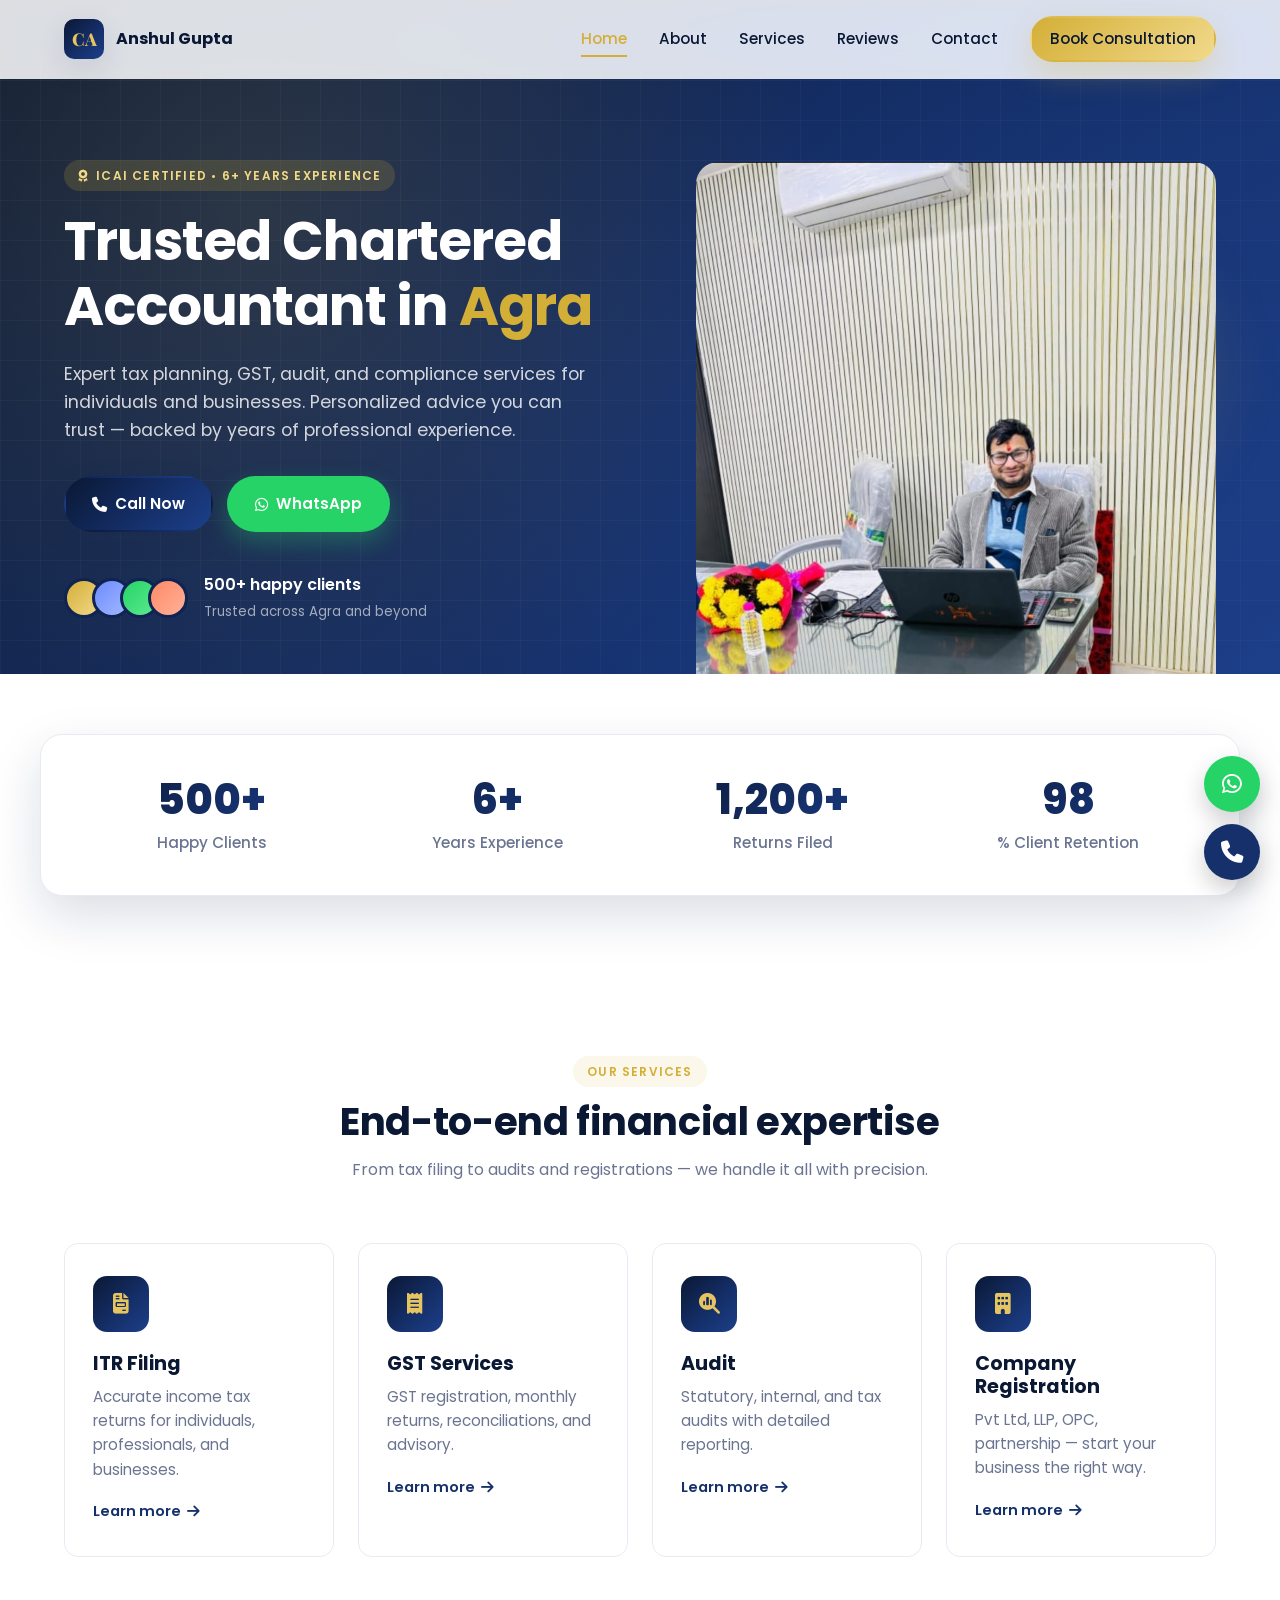
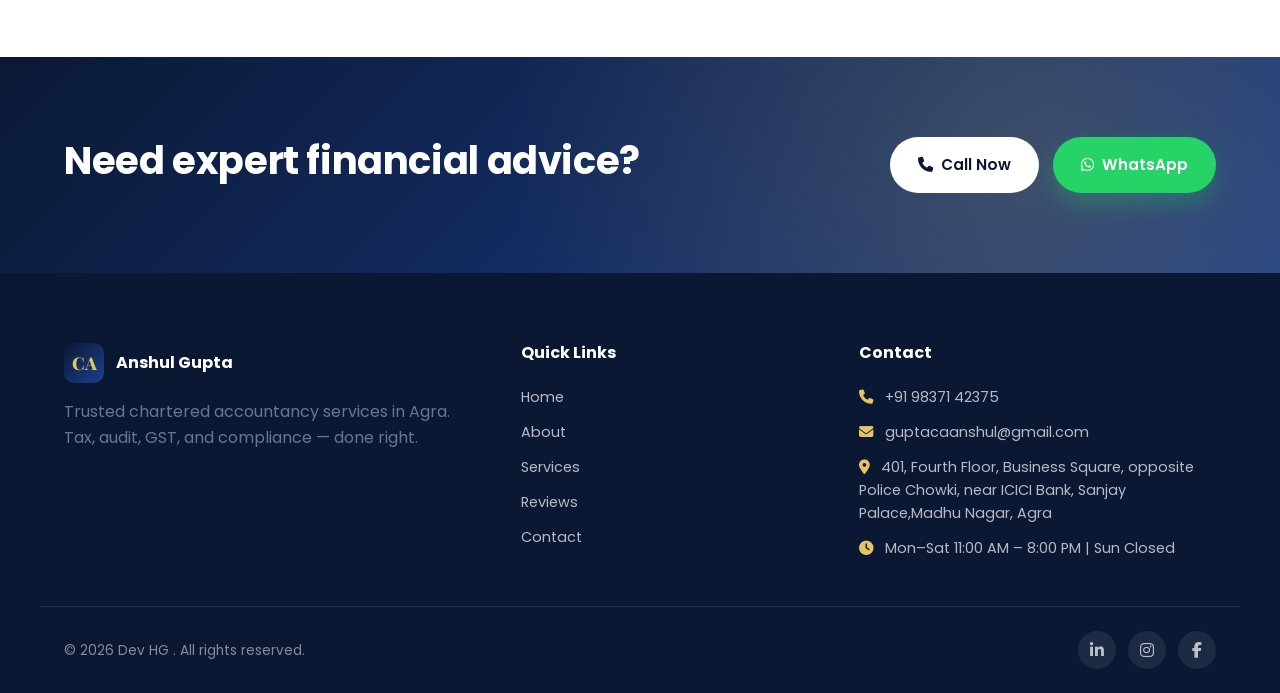
<file: index.html>
<!DOCTYPE html>
<html lang="en">

<head>
  <meta charset="UTF-8" />
  <meta name="viewport" content="width=device-width, initial-scale=1.0" />
  <title>CA Anshul Gupta — Trusted Chartered Accountant in AGRA </title>
  <meta name="description"
    content="Trusted Chartered Accountant in Agra . ITR Filing, GST, Audit, and Company Registration services. Book a consultation today." />
  <link rel="preconnect" href="https://fonts.googleapis.com" />
  <link rel="preconnect" href="https://fonts.gstatic.com" crossorigin />
  <link
    href="https://fonts.googleapis.com/css2?family=Poppins:wght@300;400;500;600;700;800&family=Playfair+Display:wght@600;700&display=swap"
    rel="stylesheet" />
  <link rel="stylesheet" href="https://cdnjs.cloudflare.com/ajax/libs/font-awesome/6.5.1/css/all.min.css" />
  <link rel="stylesheet" href="https://unpkg.com/aos@2.3.4/dist/aos.css" />
  <link rel="stylesheet" href="css/styles.css" />
</head>

<body>
  <!-- Navbar -->
  <header class="navbar" id="navbar">
    <div class="container nav-inner">
      <a href="#home" class="brand">
        <span class="brand-mark">CA</span>
        <span class="brand-text">Anshul Gupta</span>
      </a>
      <nav class="nav-links" id="navLinks">
        <a href="index.html" class="active">Home</a>
        <a href="about.html">About</a>
        <a href="services.html">Services</a>
        <a href="reviews.html">Reviews</a>
        <a href="contact.html">Contact</a>
        <a href="contact.html" class="btn btn-gold btn-sm">Book Consultation</a>
      </nav>
      <button class="hamburger" id="hamburger" aria-label="Menu">
        <span></span><span></span><span></span>
      </button>
    </div>
  </header>

  <!-- Hero -->
  <section class="hero" id="home">
    <div class="hero-bg"></div>
    <div class="container hero-inner">
      <div class="hero-content" data-aos="fade-right">
        <span class="eyebrow"><i class="fa-solid fa-award"></i> ICAI Certified • 6+ Years Experience</span>
        <h1>Trusted Chartered Accountant in <span class="gold">Agra</span></h1>
        <p class="lead">
          Expert tax planning, GST, audit, and compliance services for individuals and businesses.
          Personalized advice you can trust — backed by years of professional experience.
        </p>
        <div class="hero-cta">
          <a href="tel:+919837142375" class="btn btn-primary">
            <i class="fa-solid fa-phone"></i> Call Now
          </a>
          <a href="https://wa.me/919837142375" target="_blank" rel="noopener" class="btn btn-whatsapp">
            <i class="fa-brands fa-whatsapp"></i> WhatsApp
          </a>
        </div>
        <div class="hero-trust">
          <div class="avatars">
            <span></span><span></span><span></span><span></span>
          </div>
          <div>
            <strong>500+ happy clients</strong>
            <small>Trusted across Agra and beyond</small>
          </div>
        </div>
      </div>

      <div class="hero-card" data-aos="fade-left" data-aos-delay="150">
        <img src=".\images\indexphoto.jpeg" alt="Hero Features"
          style="width: 100%; height: auto; position: relative; z-index: 2; border-radius: var(--radius-lg);">
        <div class="hero-orb"></div>
      </div>
    </div>
  </section>

  <!-- Stats -->
  <section class="stats">
    <div class="container stats-grid">
      <div class="stat" data-aos="fade-up">
        <h3 data-count="500">0</h3>
        <p>Happy Clients</p>
      </div>
      <div class="stat" data-aos="fade-up" data-aos-delay="100">
        <h3 data-count="6">0</h3>
        <p>Years Experience</p>
      </div>
      <div class="stat" data-aos="fade-up" data-aos-delay="200">
        <h3 data-count="1200">0</h3>
        <p>Returns Filed</p>
      </div>
      <div class="stat" data-aos="fade-up" data-aos-delay="300">
        <h3 data-count="98">0</h3>
        <p>% Client Retention</p>
      </div>
    </div>
  </section>

  <!-- Services preview -->
  <section class="section">
    <div class="container">
      <div class="section-head" data-aos="fade-up">
        <span class="eyebrow gold-text">Our Services</span>
        <h2>End-to-end financial expertise</h2>
        <p>From tax filing to audits and registrations — we handle it all with precision.</p>
      </div>
      <div class="services-grid">
        <article class="service-card" data-aos="fade-up">
          <div class="icon-wrap"><i class="fa-solid fa-file-invoice"></i></div>
          <h3>ITR Filing</h3>
          <p>Accurate income tax returns for individuals, professionals, and businesses.</p>
          <a href="services.html" class="link-arrow">Learn more <i class="fa-solid fa-arrow-right"></i></a>
        </article>
        <article class="service-card" data-aos="fade-up" data-aos-delay="100">
          <div class="icon-wrap"><i class="fa-solid fa-receipt"></i></div>
          <h3>GST Services</h3>
          <p>GST registration, monthly returns, reconciliations, and advisory.</p>
          <a href="services.html" class="link-arrow">Learn more <i class="fa-solid fa-arrow-right"></i></a>
        </article>
        <article class="service-card" data-aos="fade-up" data-aos-delay="200">
          <div class="icon-wrap"><i class="fa-solid fa-magnifying-glass-chart"></i></div>
          <h3>Audit</h3>
          <p>Statutory, internal, and tax audits with detailed reporting.</p>
          <a href="services.html" class="link-arrow">Learn more <i class="fa-solid fa-arrow-right"></i></a>
        </article>
        <article class="service-card" data-aos="fade-up" data-aos-delay="300">
          <div class="icon-wrap"><i class="fa-solid fa-building"></i></div>
          <h3>Company Registration</h3>
          <p>Pvt Ltd, LLP, OPC, partnership — start your business the right way.</p>
          <a href="services.html" class="link-arrow">Learn more <i class="fa-solid fa-arrow-right"></i></a>
        </article>
      </div>
    </div>
  </section>

  <!-- CTA -->
  <section class="cta-band">
    <div class="container cta-inner" data-aos="zoom-in">
      <div>
        <h2>Need expert financial advice?</h2>

      </div>
      <div class="cta-actions">
        <a href="tel:+919837142375" class="btn btn-light"><i class="fa-solid fa-phone"></i> Call Now</a>
        <a href="https://wa.me/919837142375" target="_blank" rel="noopener" class="btn btn-whatsapp"><i
            class="fa-brands fa-whatsapp"></i> WhatsApp</a>
      </div>
    </div>
  </section>

  <!-- Footer -->
  <footer class="footer">
    <div class="container footer-grid">
      <div>
        <a href="#home" class="brand">
          <span class="brand-mark">CA</span>
          <span class="brand-text">Anshul Gupta</span>
        </a>
        <p class="muted">Trusted chartered accountancy services in Agra. Tax, audit, GST, and compliance — done right.
        </p>
      </div>
      <div>
        <h4>Quick Links</h4>
        <ul>
          <li><a href="index.html">Home</a></li>
          <li><a href="about.html">About</a></li>
          <li><a href="services.html">Services</a></li>
          <li><a href="reviews.html">Reviews</a></li>
          <li><a href="contact.html">Contact</a></li>
        </ul>
      </div>
      <div>
        <h4>Contact</h4>
        <ul>
          <li><a href="tel:+919837142375"><i class="fa-solid fa-phone"></i> +91 98371 42375</a></li>
          <li><a href="mailto:guptacaanshul@gmail.com"><i class="fa-solid fa-envelope"></i> guptacaanshul@gmail.com</a>
          </li>
          <li><i class="fa-solid fa-location-dot"></i>401, Fourth Floor, Business Square, opposite Police Chowki, near
            ICICI Bank, Sanjay Palace,Madhu Nagar, Agra</li>
          <li><i class="fa-solid fa-clock"></i> Mon–Sat 11:00 AM – 8:00 PM | Sun Closed</li>
        </ul>
        </ul>
      </div>
    </div>
    <div class="container foot-bottom">
      <small>© <span id="year"></span> Dev HG . All rights reserved.</small>
      <div class="socials">
        <a href="https://www.linkedin.com/in/guptacaanshul/" target="_blank" rel="noopener" aria-label="LinkedIn"><i class="fa-brands fa-linkedin-in"></i></a>
        <a href="#" aria-label="Instagram"><i class="fa-brands fa-instagram"></i></a>
        <a href="#" aria-label="Facebook"><i class="fa-brands fa-facebook-f"></i></a>
      </div>
    </div>
  </footer>

  <!-- Floating buttons -->
  <a href="https://wa.me/919837142375" target="_blank" rel="noopener" class="float-btn float-wa" aria-label="WhatsApp">
    <i class="fa-brands fa-whatsapp"></i>
  </a>
  <a href="tel:+919837142375" class="float-btn float-call" aria-label="Call">
    <i class="fa-solid fa-phone"></i>
  </a>

  <script src="https://unpkg.com/aos@2.3.4/dist/aos.js"></script>
  <script src="js/main.js"></script>
</body>

</html>
</file>
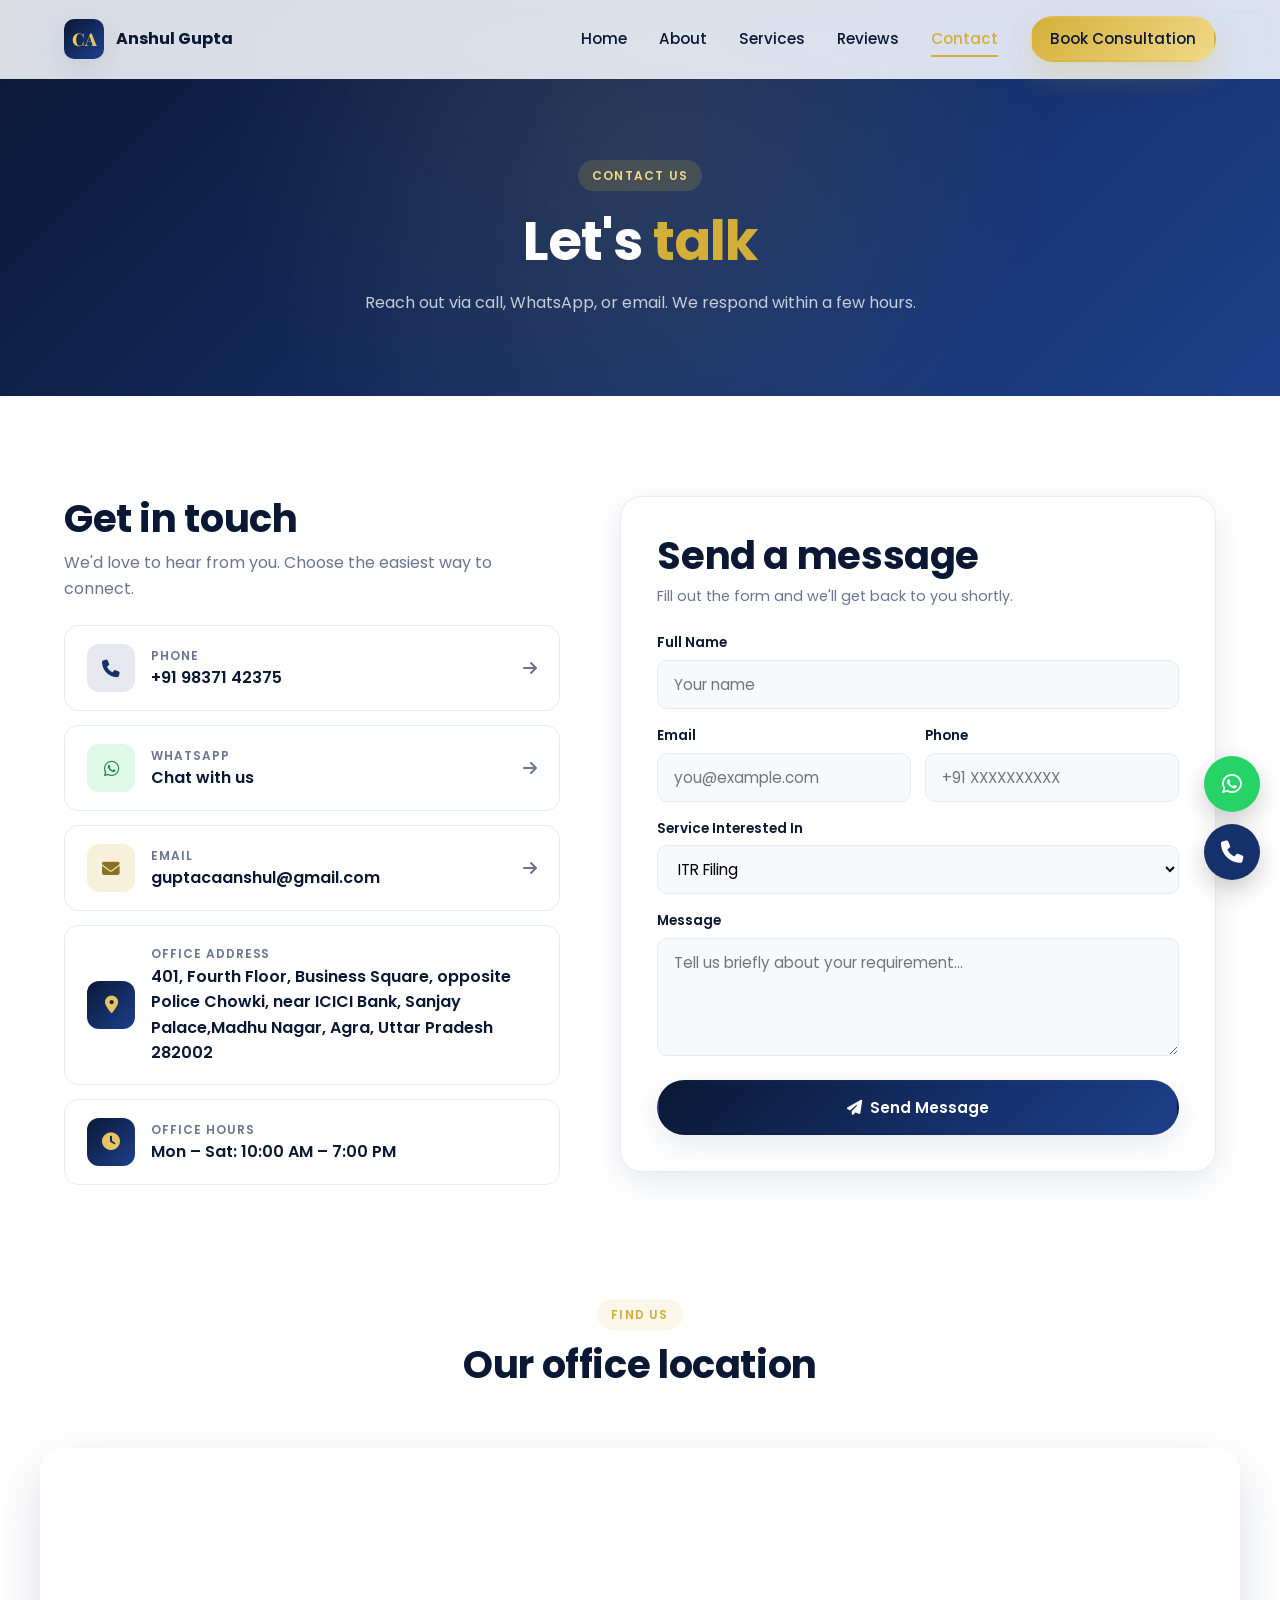
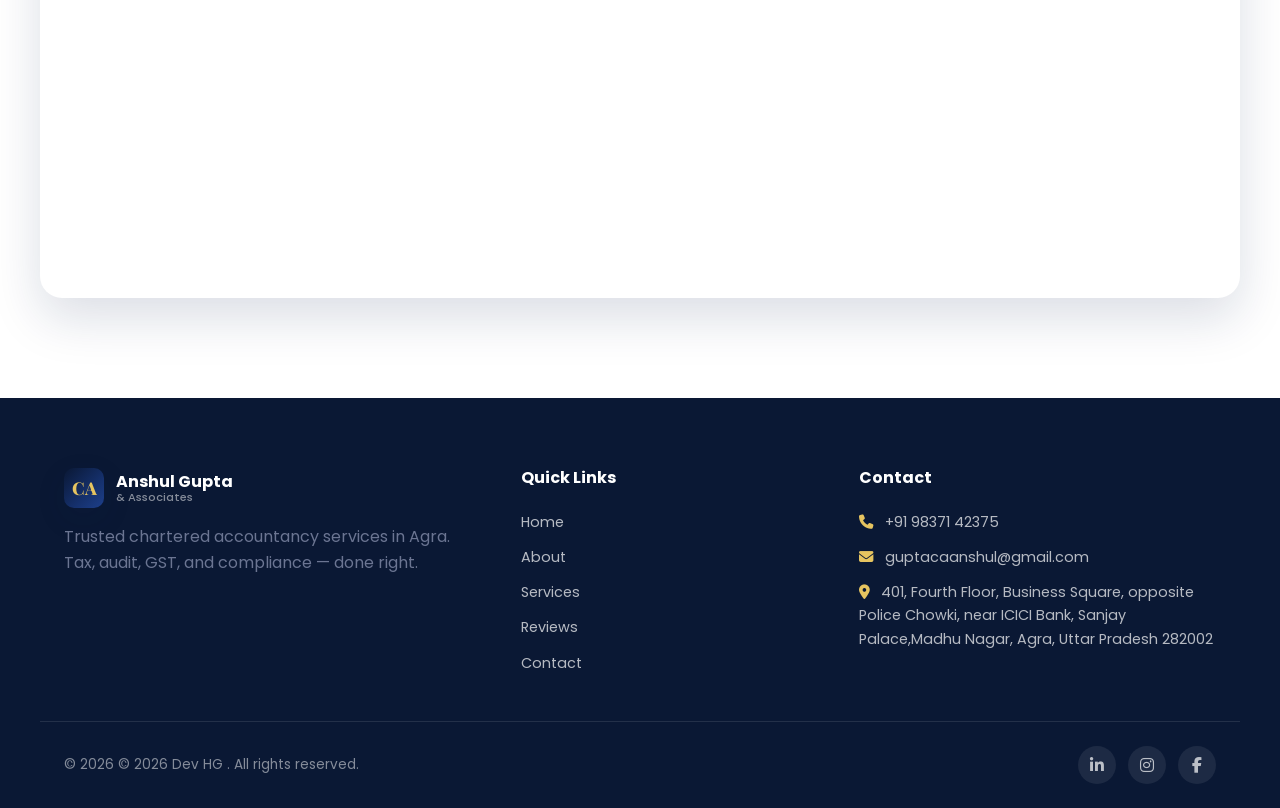
<file: contact.html>
<!DOCTYPE html>
<html lang="en">

<head>
  <meta charset="UTF-8" />
  <meta name="viewport" content="width=device-width, initial-scale=1.0" />
  <title>Contact — CA Anshul Gupta</title>
  <meta name="description" content="Get in touch with CA Anshul Gupta . Call, WhatsApp, or visit our office in Agra." />
  <link
    href="https://fonts.googleapis.com/css2?family=Poppins:wght@300;400;500;600;700;800&family=Playfair+Display:wght@600;700&display=swap"
    rel="stylesheet" />
  <link rel="stylesheet" href="https://cdnjs.cloudflare.com/ajax/libs/font-awesome/6.5.1/css/all.min.css" />
  <link rel="stylesheet" href="https://unpkg.com/aos@2.3.4/dist/aos.css" />
  <link rel="stylesheet" href="css/styles.css" />
</head>

<body>
  <header class="navbar" id="navbar">
    <div class="container nav-inner">
      <a href="index.html" class="brand">
        <span class="brand-mark">CA</span>
        <span class="brand-text">Anshul Gupta </span>
      </a>
      <nav class="nav-links" id="navLinks">
        <a href="index.html">Home</a>
        <a href="about.html">About</a>
        <a href="services.html">Services</a>
        <a href="reviews.html">Reviews</a>
        <a href="contact.html" class="active">Contact</a>
        <a href="contact.html" class="btn btn-gold btn-sm">Book Consultation</a>
      </nav>
      <button class="hamburger" id="hamburger" aria-label="Menu">
        <span></span><span></span><span></span>
      </button>
    </div>
  </header>

  <section class="page-hero">
    <div class="container">
      <span class="eyebrow gold-text" data-aos="fade-up">Contact Us</span>
      <h1 data-aos="fade-up" data-aos-delay="100">Let's <span class="gold">talk</span></h1>
      <p data-aos="fade-up" data-aos-delay="200">Reach out via call, WhatsApp, or email. We respond within a few hours.
      </p>
    </div>
  </section>

  <section class="section">
    <div class="container contact-grid">
      <div class="contact-info" data-aos="fade-right">
        <h2>Get in touch</h2>
        <p class="muted">We'd love to hear from you. Choose the easiest way to connect.</p>

        <a href="tel:+919837142375" class="contact-card hover-lift">
          <div class="ci-icon ci-blue"><i class="fa-solid fa-phone"></i></div>
          <div>
            <small>Phone</small>
            <strong>+91 98371 42375</strong>
          </div>
          <i class="fa-solid fa-arrow-right ci-arrow"></i>
        </a>

        <a href="https://wa.me/919837142375" target="_blank" rel="noopener" class="contact-card hover-lift">
          <div class="ci-icon ci-green"><i class="fa-brands fa-whatsapp"></i></div>
          <div>
            <small>WhatsApp</small>
            <strong>Chat with us</strong>
          </div>
          <i class="fa-solid fa-arrow-right ci-arrow"></i>
        </a>

        <a href="mailto:guptacaanshul@gmail.com" class="contact-card hover-lift">
          <div class="ci-icon ci-gold"><i class="fa-solid fa-envelope"></i></div>
          <div>
            <small>Email</small>
            <strong>guptacaanshul@gmail.com</strong>
          </div>
          <i class="fa-solid fa-arrow-right ci-arrow"></i>
        </a>

        <div class="contact-card no-link">
          <div class="ci-icon ci-navy"><i class="fa-solid fa-location-dot"></i></div>
          <div>
            <small>Office Address</small>
            <strong>401, Fourth Floor, Business Square, opposite Police Chowki, near ICICI Bank, Sanjay Palace,Madhu Nagar, Agra, Uttar Pradesh 282002</strong>
          </div>
        </div>

        <div class="contact-card no-link">
          <div class="ci-icon ci-navy"><i class="fa-solid fa-clock"></i></div>
          <div>
            <small>Office Hours</small>
            <strong>Mon – Sat: 10:00 AM – 7:00 PM</strong>
          </div>
        </div>
      </div>

      <form class="contact-form" data-aos="fade-left" id="contactForm">
        <h2>Send a message</h2>
        <p class="muted">Fill out the form and we'll get back to you shortly.</p>

        <div class="field">
          <label>Full Name</label>
          <input type="text" name="name" required placeholder="Your name" />
        </div>
        <div class="field-row">
          <div class="field">
            <label>Email</label>
            <input type="email" name="email" required placeholder="you@example.com" />
          </div>
          <div class="field">
            <label>Phone</label>
            <input type="tel" name="phone" placeholder="+91 XXXXXXXXXX" />
          </div>
        </div>
        <div class="field">
          <label>Service Interested In</label>
          <select name="service">
            <option>ITR Filing</option>
            <option>GST Services</option>
            <option>Audit</option>
            <option>Company Registration</option>
            <option>Tax Planning</option>
            <option>Other</option>
          </select>
        </div>
        <div class="field">
          <label>Message</label>
          <textarea name="message" rows="4" placeholder="Tell us briefly about your requirement..."></textarea>
        </div>
        <button type="submit" class="btn btn-primary btn-block">
          <i class="fa-solid fa-paper-plane"></i> Send Message
        </button>
        <p class="form-success" id="formSuccess" hidden>
          <i class="fa-solid fa-circle-check"></i> Thanks! We'll get back to you shortly.
        </p>
      </form>
    </div>
  </section>

  <section class="map-section">
    <div class="container">
      <div class="section-head" data-aos="fade-up">
        <span class="eyebrow gold-text">Find us</span>
        <h2>Our office location</h2>
      </div>
    </div>
    <div class="map-wrap" data-aos="fade-up">
      <iframe
        src="https://www.google.com/maps/embed?pb=!1m18!1m12!1m3!1d3548.630687809265!2d78.0059958!3d27.199341900000004!2m3!1f0!2f0!3f0!3m2!1i1024!2i768!4f13.1!3m3!1m2!1s0x397477ccb2688d7b%3A0x684a6726eac45f6c!2sCA%20Anshul%20Gupta%20(FCA)!5e0!3m2!1sen!2sin!4v1776669224758!5m2!1sen!2sin"
        width="100%" height="450" style="border:0;" allowfullscreen="" loading="lazy"
        referrerpolicy="no-referrer-when-downgrade">
      </iframe>
    </div>
  </section>

  <footer class="footer">
    <div class="container footer-grid">
      <div>
        <a href="index.html" class="brand">
          <span class="brand-mark">CA</span>
          <span class="brand-text">Anshul Gupta <small>& Associates</small></span>
        </a>
        <p class="muted">Trusted chartered accountancy services in Agra. Tax, audit, GST, and compliance — done right.
        </p>
      </div>
      <div>
        <h4>Quick Links</h4>
        <ul>
          <li><a href="index.html">Home</a></li>
          <li><a href="about.html">About</a></li>
          <li><a href="services.html">Services</a></li>
          <li><a href="reviews.html">Reviews</a></li>
          <li><a href="contact.html">Contact</a></li>
        </ul>
      </div>
      <div>
        <h4>Contact</h4>
        <ul>
          <li><a href="tel:+919837142375"><i class="fa-solid fa-phone"></i> +91 98371 42375</a></li>
          <li><a href="mailto:guptacaanshul@gmail.com"><i class="fa-solid fa-envelope"></i>
              guptacaanshul@gmail.com</a></li>
          <li><i class="fa-solid fa-location-dot"></i>401, Fourth Floor, Business Square, opposite Police Chowki, near
            ICICI Bank, Sanjay Palace,Madhu Nagar, Agra, Uttar Pradesh 282002</li>
        </ul>
      </div>
    </div>
    <div class="container foot-bottom">
      <small>© <span id="year"></span> © 2026 Dev HG . All rights reserved.</small>
      <div class="socials">
        <a href="https://www.linkedin.com/in/guptacaanshul/" target="_blank" rel="noopener" aria-label="LinkedIn"><i class="fa-brands fa-linkedin-in"></i></a>
        <a href="#" aria-label="Instagram"><i class="fa-brands fa-instagram"></i></a>
        <a href="#" aria-label="Facebook"><i class="fa-brands fa-facebook-f"></i></a>
      </div>
    </div>
  </footer>

  <a href="https://wa.me/919837142375" target="_blank" rel="noopener" class="float-btn float-wa" aria-label="WhatsApp">
    <i class="fa-brands fa-whatsapp"></i>
  </a>
  <a href="tel:+919837142375" class="float-btn float-call" aria-label="Call">
    <i class="fa-solid fa-phone"></i>
  </a>

  <script src="https://unpkg.com/aos@2.3.4/dist/aos.js"></script>
  <script src="js/main.js"></script>
</body>

</html>
</file>
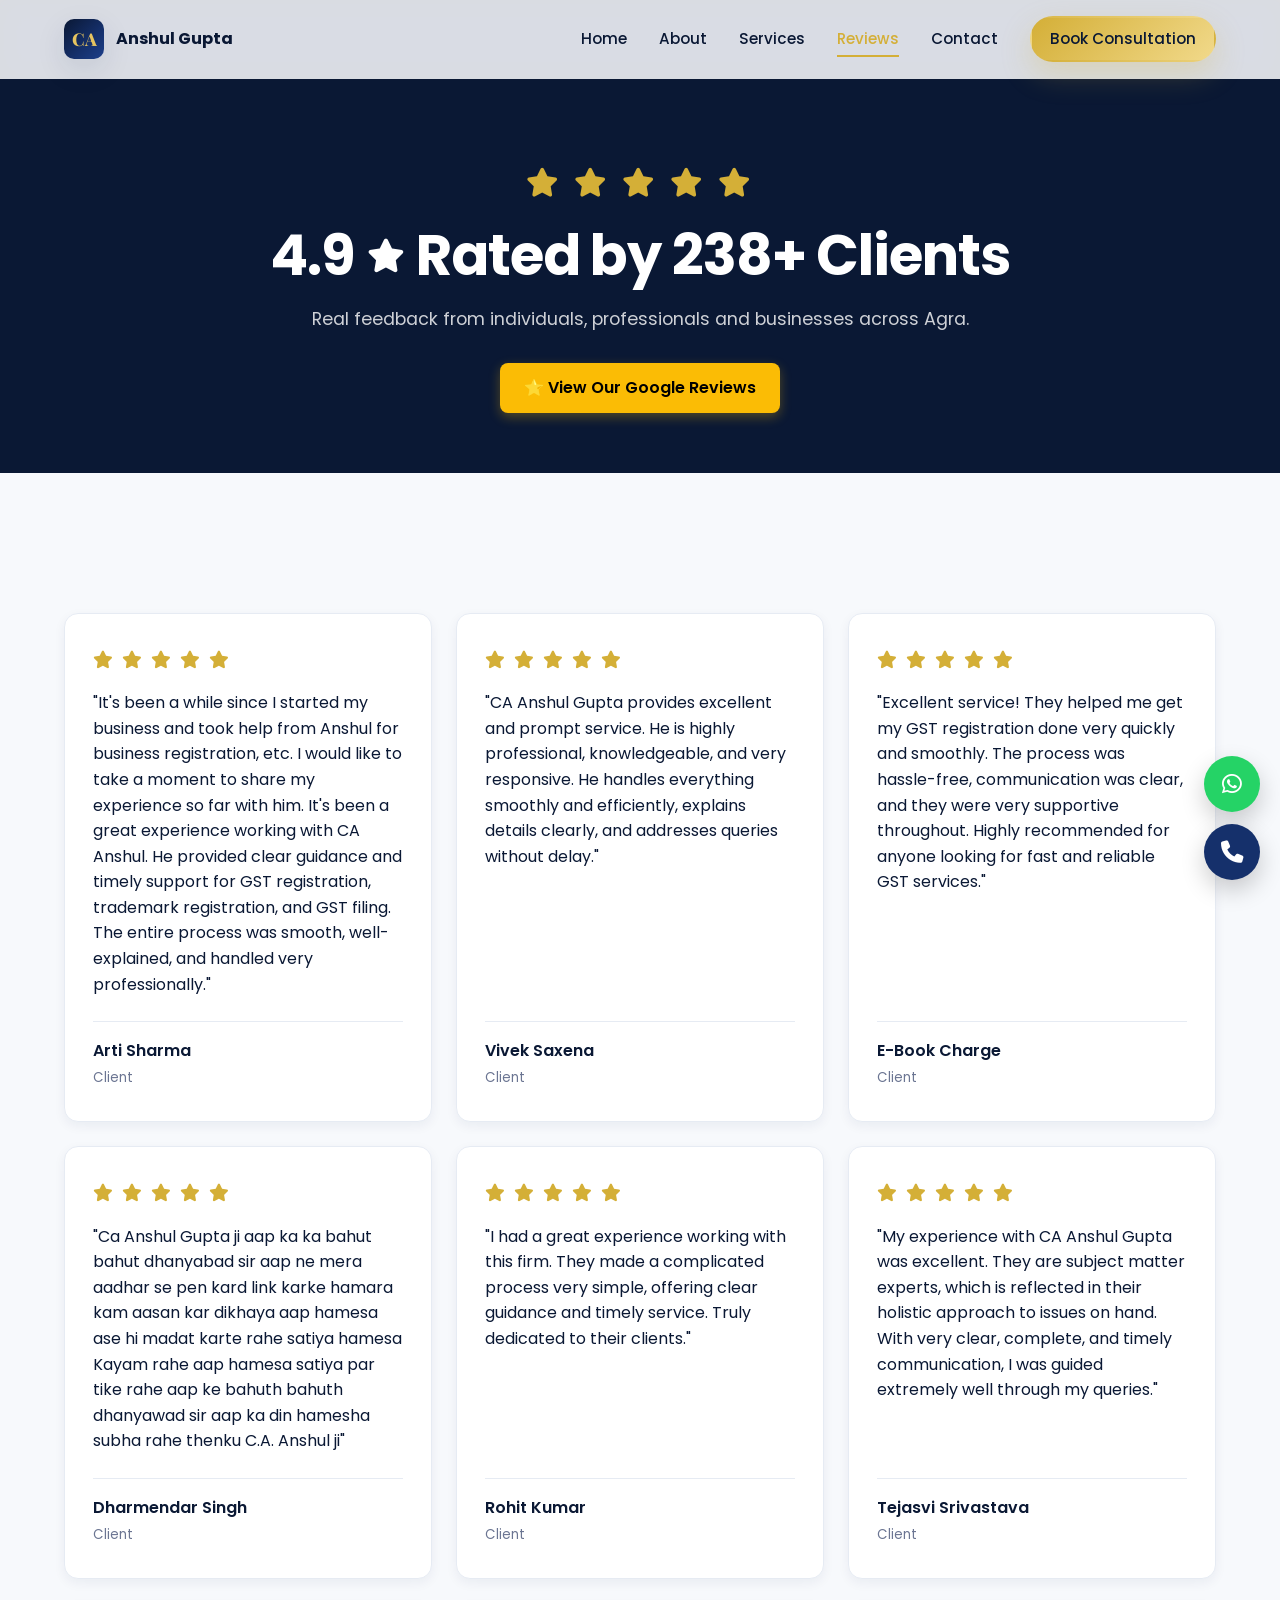
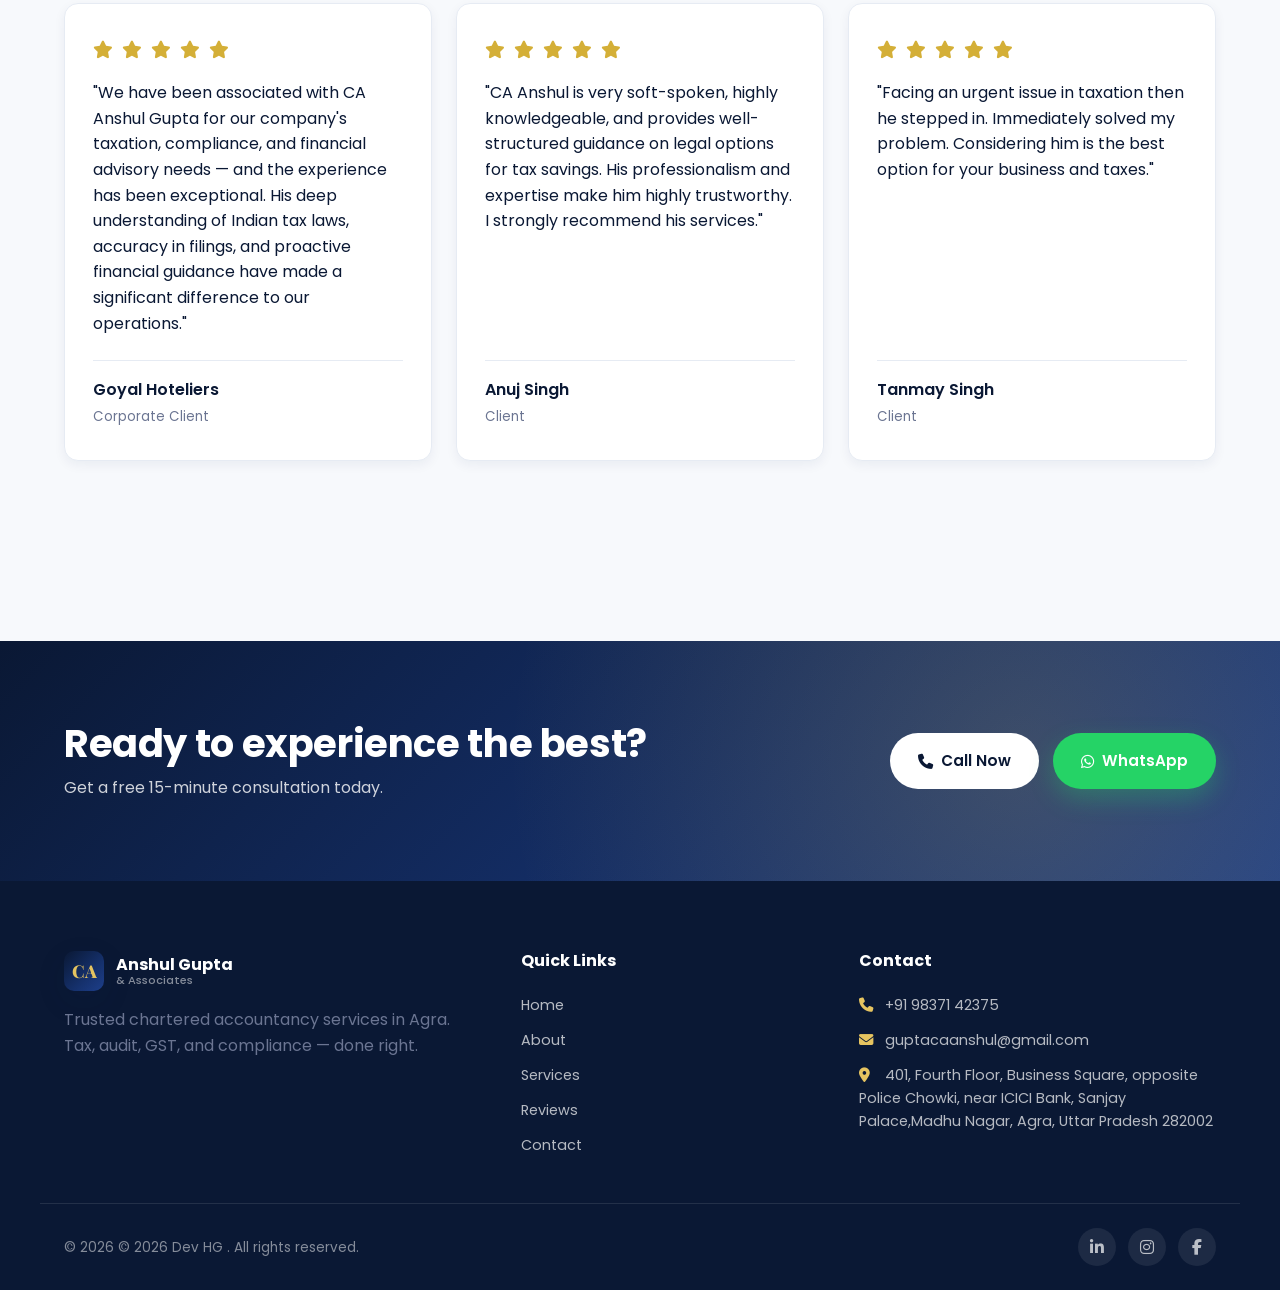
<file: reviews.html>
<!DOCTYPE html>
<html lang="en">

<head>
  <meta charset="UTF-8" />
  <meta name="viewport" content="width=device-width, initial-scale=1.0" />
  <title>Reviews — CA Anshul Gupta</title>
  <meta name="description"
    content="Read reviews from our satisfied clients. CA Anshul Gupta provides expert tax planning, GST, audit, and compliance services." />
  <link
    href="https://fonts.googleapis.com/css2?family=Poppins:wght@300;400;500;600;700;800&family=Playfair+Display:wght@600;700&display=swap"
    rel="stylesheet" />
  <link rel="stylesheet" href="https://cdnjs.cloudflare.com/ajax/libs/font-awesome/6.5.1/css/all.min.css" />
  <link rel="stylesheet" href="https://unpkg.com/aos@2.3.4/dist/aos.css" />
  <link rel="stylesheet" href="css/styles.css" />
</head>

<body>
  <header class="navbar" id="navbar">
    <div class="container nav-inner">
      <a href="index.html" class="brand">
        <span class="brand-mark">CA</span>
        <span class="brand-text">Anshul Gupta </span>
      </a>
      <nav class="nav-links" id="navLinks">
        <a href="index.html">Home</a>
        <a href="about.html">About</a>
        <a href="services.html">Services</a>
        <a href="reviews.html" class="active">Reviews</a>
        <a href="contact.html">Contact</a>
        <a href="contact.html" class="btn btn-gold btn-sm">Book Consultation</a>
      </nav>
      <button class="hamburger" id="hamburger" aria-label="Menu">
        <span></span><span></span><span></span>
      </button>
    </div>
  </header>

  <!-- Reviews Hero -->
  <section class="reviews-hero">
    <div class="container">
      <div class="stars-lg" data-aos="fade-up">
        <i class="fa-solid fa-star"></i>
        <i class="fa-solid fa-star"></i>
        <i class="fa-solid fa-star"></i>
        <i class="fa-solid fa-star"></i>
        <i class="fa-solid fa-star"></i>
      </div>
      <h1 data-aos="fade-up" data-aos-delay="100">4.9 <i class="fa-solid fa-star"
          style="font-size: 0.6em; color: white;"></i> Rated by 238+ Clients</h1>
      <p data-aos="fade-up" data-aos-delay="200">Real feedback from individuals, professionals and businesses across
        Agra.</p>

      <div style="margin-top: 30px;" data-aos="fade-up" data-aos-delay="300">
        <a href="https://maps.app.goo.gl/WFhWvHeYN3jcfNAJ9" target="_blank" class="review-btn">
          ⭐ View Our Google Reviews
        </a>
      </div>
    </div>
  </section>

  <!-- Reviews Grid -->
  <section class="section section-muted">
    <div class="container">
      <div class="reviews-grid">
        <!-- Review 1 -->
        <div class="review-card" data-aos="fade-up">
          <div class="review-stars">
            <i class="fa-solid fa-star"></i>
            <i class="fa-solid fa-star"></i>
            <i class="fa-solid fa-star"></i>
            <i class="fa-solid fa-star"></i>
            <i class="fa-solid fa-star"></i>
          </div>
          <p class="review-text">"It's been a while since I started my business and took help from Anshul for business registration, etc. I would like to take a moment to share my experience so far with him. It's been a great experience working with CA Anshul. He provided clear guidance and timely support for GST registration, trademark registration, and GST filing. The entire process was smooth, well-explained, and handled very professionally."</p>
          <div class="review-author">
            <strong>Arti Sharma</strong>
            <small>Client</small>
          </div>
        </div>

        <!-- Review 2 -->
        <div class="review-card" data-aos="fade-up" data-aos-delay="100">
          <div class="review-stars">
            <i class="fa-solid fa-star"></i>
            <i class="fa-solid fa-star"></i>
            <i class="fa-solid fa-star"></i>
            <i class="fa-solid fa-star"></i>
            <i class="fa-solid fa-star"></i>
          </div>
          <p class="review-text">"CA Anshul Gupta provides excellent and prompt service. He is highly professional, knowledgeable, and very responsive. He handles everything smoothly and efficiently, explains details clearly, and addresses queries without delay."</p>
          <div class="review-author">
            <strong>Vivek Saxena</strong>
            <small>Client</small>
          </div>
        </div>

        <!-- Review 3 -->
        <div class="review-card" data-aos="fade-up" data-aos-delay="200">
          <div class="review-stars">
            <i class="fa-solid fa-star"></i>
            <i class="fa-solid fa-star"></i>
            <i class="fa-solid fa-star"></i>
            <i class="fa-solid fa-star"></i>
            <i class="fa-solid fa-star"></i>
          </div>
          <p class="review-text">"Excellent service! They helped me get my GST registration done very quickly and smoothly. The process was hassle-free, communication was clear, and they were very supportive throughout. Highly recommended for anyone looking for fast and reliable GST services."</p>
          <div class="review-author">
            <strong>E-Book Charge</strong>
            <small>Client</small>
          </div>
        </div>

        <!-- Review 4 -->
        <div class="review-card" data-aos="fade-up">
          <div class="review-stars">
            <i class="fa-solid fa-star"></i>
            <i class="fa-solid fa-star"></i>
            <i class="fa-solid fa-star"></i>
            <i class="fa-solid fa-star"></i>
            <i class="fa-solid fa-star"></i>
          </div>
          <p class="review-text">"Ca Anshul Gupta ji aap ka ka bahut bahut dhanyabad sir aap ne mera aadhar se pen kard link karke hamara kam aasan kar dikhaya aap hamesa ase hi madat karte rahe satiya hamesa Kayam rahe aap hamesa satiya par tike rahe aap ke bahuth bahuth dhanyawad sir aap ka din hamesha subha rahe thenku C.A. Anshul ji"</p>
          <div class="review-author">
            <strong>Dharmendar Singh</strong>
            <small>Client</small>
          </div>
        </div>

        <!-- Review 5 -->
        <div class="review-card" data-aos="fade-up" data-aos-delay="100">
          <div class="review-stars">
            <i class="fa-solid fa-star"></i>
            <i class="fa-solid fa-star"></i>
            <i class="fa-solid fa-star"></i>
            <i class="fa-solid fa-star"></i>
            <i class="fa-solid fa-star"></i>
          </div>
          <p class="review-text">"I had a great experience working with this firm. They made a complicated process very simple, offering clear guidance and timely service. Truly dedicated to their clients."</p>
          <div class="review-author">
            <strong>Rohit Kumar</strong>
            <small>Client</small>
          </div>
        </div>

        <!-- Review 6 -->
        <div class="review-card" data-aos="fade-up" data-aos-delay="200">
          <div class="review-stars">
            <i class="fa-solid fa-star"></i>
            <i class="fa-solid fa-star"></i>
            <i class="fa-solid fa-star"></i>
            <i class="fa-solid fa-star"></i>
            <i class="fa-solid fa-star"></i>
          </div>
          <p class="review-text">"My experience with CA Anshul Gupta was excellent. They are subject matter experts, which is reflected in their holistic approach to issues on hand. With very clear, complete, and timely communication, I was guided extremely well through my queries."</p>
          <div class="review-author">
            <strong>Tejasvi Srivastava</strong>
            <small>Client</small>
          </div>
        </div>

        <!-- Review 7 -->
        <div class="review-card" data-aos="fade-up">
          <div class="review-stars">
            <i class="fa-solid fa-star"></i>
            <i class="fa-solid fa-star"></i>
            <i class="fa-solid fa-star"></i>
            <i class="fa-solid fa-star"></i>
            <i class="fa-solid fa-star"></i>
          </div>
          <p class="review-text">"We have been associated with CA Anshul Gupta for our company's taxation, compliance, and financial advisory needs — and the experience has been exceptional. His deep understanding of Indian tax laws, accuracy in filings, and proactive financial guidance have made a significant difference to our operations."</p>
          <div class="review-author">
            <strong>Goyal Hoteliers</strong>
            <small>Corporate Client</small>
          </div>
        </div>

        <!-- Review 8 -->
        <div class="review-card" data-aos="fade-up" data-aos-delay="100">
          <div class="review-stars">
            <i class="fa-solid fa-star"></i>
            <i class="fa-solid fa-star"></i>
            <i class="fa-solid fa-star"></i>
            <i class="fa-solid fa-star"></i>
            <i class="fa-solid fa-star"></i>
          </div>
          <p class="review-text">"CA Anshul is very soft-spoken, highly knowledgeable, and provides well-structured guidance on legal options for tax savings. His professionalism and expertise make him highly trustworthy. I strongly recommend his services."</p>
          <div class="review-author">
            <strong>Anuj Singh</strong>
            <small>Client</small>
          </div>
        </div>

        <!-- Review 9 -->
        <div class="review-card" data-aos="fade-up" data-aos-delay="200">
          <div class="review-stars">
            <i class="fa-solid fa-star"></i>
            <i class="fa-solid fa-star"></i>
            <i class="fa-solid fa-star"></i>
            <i class="fa-solid fa-star"></i>
            <i class="fa-solid fa-star"></i>
          </div>
          <p class="review-text">"Facing an urgent issue in taxation then he stepped in. Immediately solved my problem. Considering him is the best option for your business and taxes."</p>
          <div class="review-author">
            <strong>Tanmay Singh</strong>
            <small>Client</small>
          </div>
        </div>
      </div>
    </div>
  </section>

  <!-- CTA -->
  <section class="cta-band">
    <div class="container cta-inner" data-aos="zoom-in">
      <div>
        <h2>Ready to experience the best?</h2>
        <p>Get a free 15-minute consultation today.</p>
      </div>
      <div class="cta-actions">
        <a href="tel:+919837142375" class="btn btn-light"><i class="fa-solid fa-phone"></i> Call Now</a>
        <a href="https://wa.me/919837142375" target="_blank" rel="noopener" class="btn btn-whatsapp"><i
            class="fa-brands fa-whatsapp"></i> WhatsApp</a>
      </div>
    </div>
  </section>

  <footer class="footer">
    <div class="container footer-grid">
      <div>
        <a href="index.html" class="brand">
          <span class="brand-mark">CA</span>
          <span class="brand-text">Anshul Gupta <small>& Associates</small></span>
        </a>
        <p class="muted">Trusted chartered accountancy services in Agra. Tax, audit, GST, and compliance — done right.
        </p>
      </div>
      <div>
        <h4>Quick Links</h4>
        <ul>
          <li><a href="index.html">Home</a></li>
          <li><a href="about.html">About</a></li>
          <li><a href="services.html">Services</a></li>
          <li><a href="reviews.html">Reviews</a></li>
          <li><a href="contact.html">Contact</a></li>
        </ul>
      </div>
      <div>
        <h4>Contact</h4>
        <ul>
          <li><a href="tel:+919837142375"><i class="fa-solid fa-phone"></i> +91 98371 42375</a></li>
          <li><a href="mailto:guptacaanshul@gmail.com"><i class="fa-solid fa-envelope"></i> guptacaanshul@gmail.com</a>
          </li>
          <li><i class="fa-solid fa-location-dot"></i> 401, Fourth Floor, Business Square, opposite Police Chowki, near ICICI Bank, Sanjay Palace,Madhu Nagar, Agra, Uttar Pradesh 282002</li>
        </ul>
      </div>
    </div>
    <div class="container foot-bottom">
      <small>© <span id="year"></span> © 2026 Dev HG . All rights reserved.</small>
      <div class="socials">
        <a href="https://www.linkedin.com/in/guptacaanshul/" target="_blank" rel="noopener" aria-label="LinkedIn"><i class="fa-brands fa-linkedin-in"></i></a>
        <a href="#" aria-label="Instagram"><i class="fa-brands fa-instagram"></i></a>
        <a href="#" aria-label="Facebook"><i class="fa-brands fa-facebook-f"></i></a>
      </div>
    </div>
  </footer>



  <a href="https://wa.me/919837142375" target="_blank" rel="noopener" class="float-btn float-wa" aria-label="WhatsApp">
    <i class="fa-brands fa-whatsapp"></i>
  </a>
  <a href="tel:+91-9837142375" class="float-btn float-call" aria-label="Call">
    <i class="fa-solid fa-phone"></i>
  </a>

  <script src="https://unpkg.com/aos@2.3.4/dist/aos.js"></script>
  <script src="js/main.js"></script>
</body>

</html>
</file>
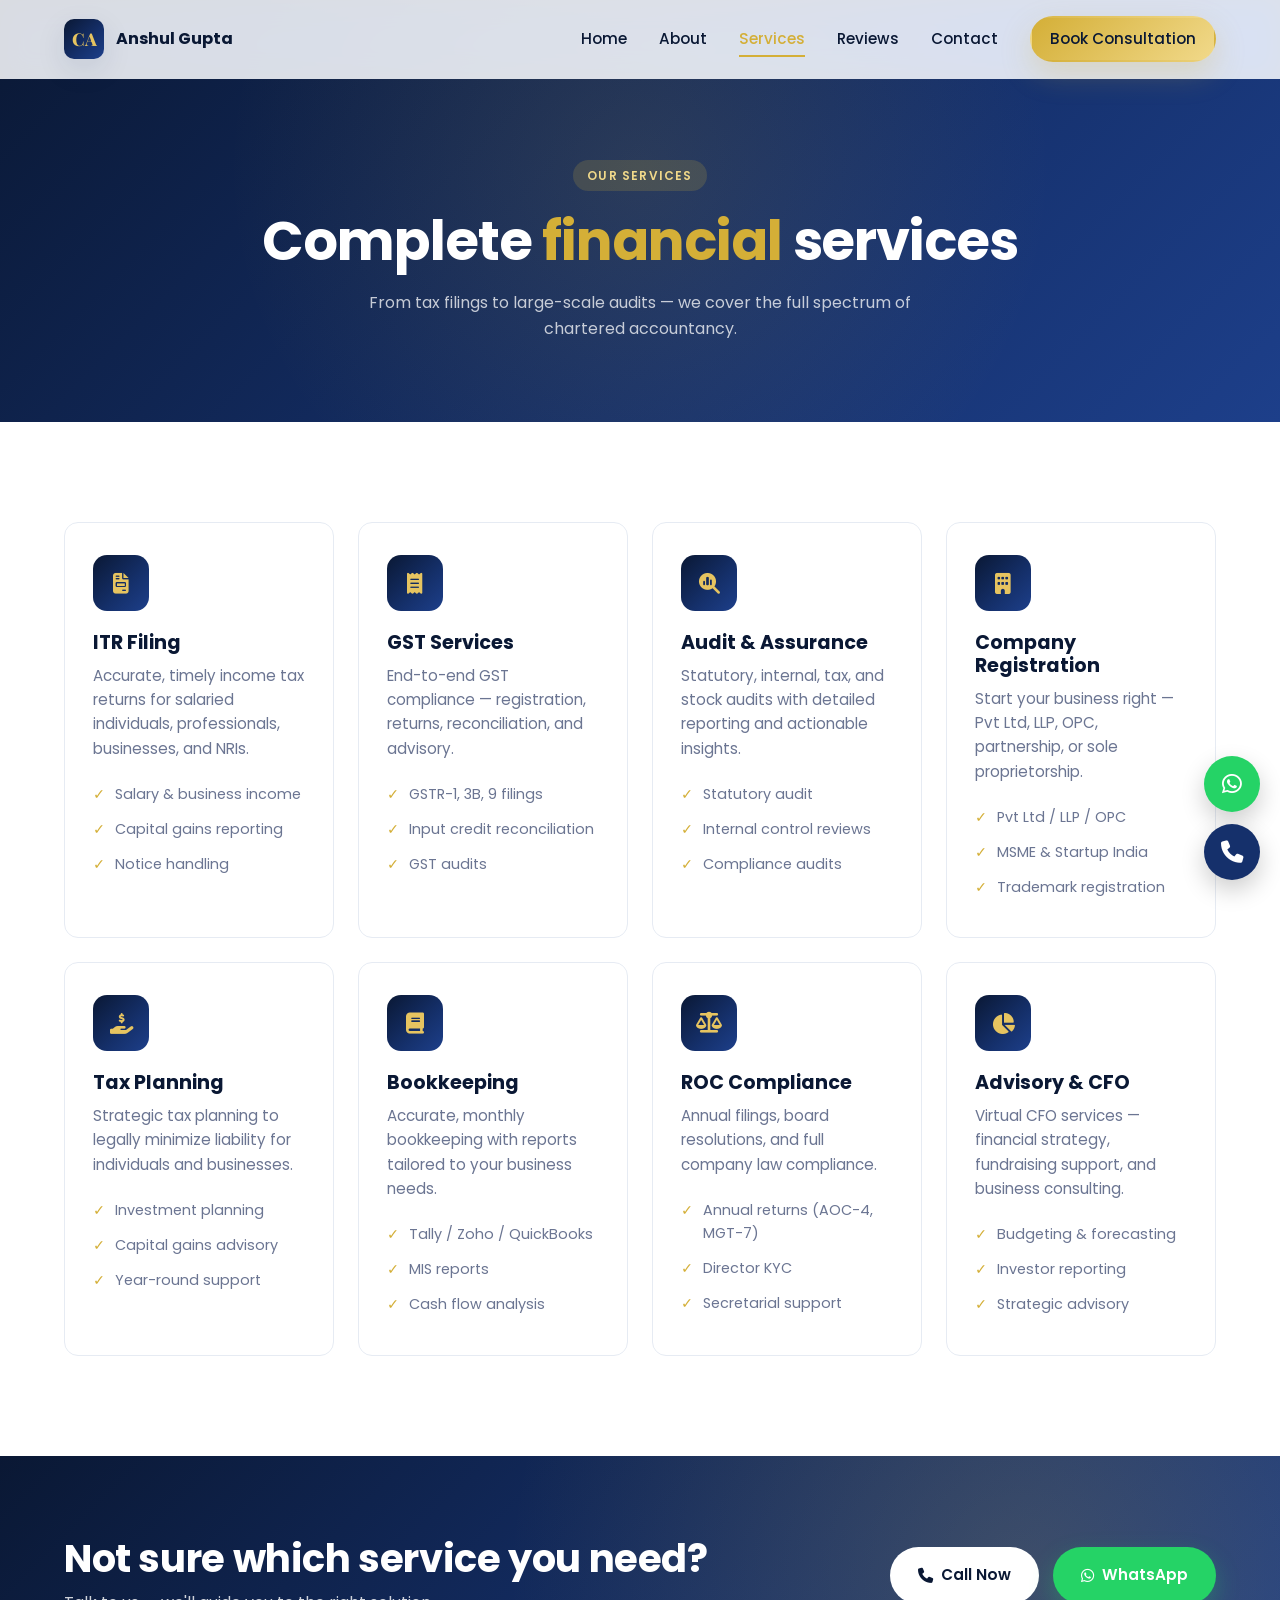
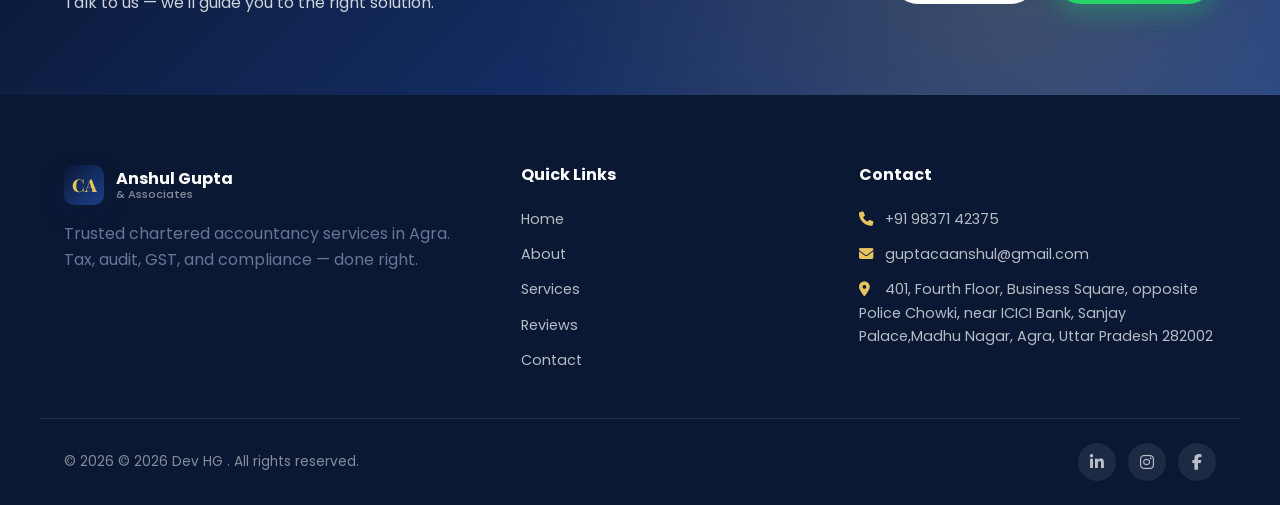
<file: services.html>
<!DOCTYPE html>
<html lang="en">
<head>
  <meta charset="UTF-8" />
  <meta name="viewport" content="width=device-width, initial-scale=1.0" />
  <title>Services — CA Anshul Gupta</title>
  <meta name="description" content="ITR filing, GST, audit, company registration and more — comprehensive CA services in Agra." />
  <link href="https://fonts.googleapis.com/css2?family=Poppins:wght@300;400;500;600;700;800&family=Playfair+Display:wght@600;700&display=swap" rel="stylesheet" />
  <link rel="stylesheet" href="https://cdnjs.cloudflare.com/ajax/libs/font-awesome/6.5.1/css/all.min.css" />
  <link rel="stylesheet" href="https://unpkg.com/aos@2.3.4/dist/aos.css" />
  <link rel="stylesheet" href="css/styles.css" />
</head>
<body>
  <header class="navbar" id="navbar">
    <div class="container nav-inner">
      <a href="index.html" class="brand">
        <span class="brand-mark">CA</span>
        <span class="brand-text">Anshul Gupta </span>
      </a>
      <nav class="nav-links" id="navLinks">
        <a href="index.html">Home</a>
        <a href="about.html">About</a>
        <a href="services.html" class="active">Services</a>
        <a href="reviews.html">Reviews</a>
        <a href="contact.html">Contact</a>
        <a href="contact.html" class="btn btn-gold btn-sm">Book Consultation</a>
      </nav>
      <button class="hamburger" id="hamburger" aria-label="Menu">
        <span></span><span></span><span></span>
      </button>
    </div>
  </header>

  <section class="page-hero">
    <div class="container">
      <span class="eyebrow gold-text" data-aos="fade-up">Our Services</span>
      <h1 data-aos="fade-up" data-aos-delay="100">Complete <span class="gold">financial</span> services</h1>
      <p data-aos="fade-up" data-aos-delay="200">From tax filings to large-scale audits — we cover the full spectrum of chartered accountancy.</p>
    </div>
  </section>

  <section class="section">
    <div class="container">
      <div class="services-grid services-grid-lg">
        <article class="service-card" data-aos="fade-up">
          <div class="icon-wrap"><i class="fa-solid fa-file-invoice"></i></div>
          <h3>ITR Filing</h3>
          <p>Accurate, timely income tax returns for salaried individuals, professionals, businesses, and NRIs.</p>
          <ul class="mini-list">
            <li>Salary & business income</li>
            <li>Capital gains reporting</li>
            <li>Notice handling</li>
          </ul>
        </article>
        <article class="service-card" data-aos="fade-up" data-aos-delay="100">
          <div class="icon-wrap"><i class="fa-solid fa-receipt"></i></div>
          <h3>GST Services</h3>
          <p>End-to-end GST compliance — registration, returns, reconciliation, and advisory.</p>
          <ul class="mini-list">
            <li>GSTR-1, 3B, 9 filings</li>
            <li>Input credit reconciliation</li>
            <li>GST audits</li>
          </ul>
        </article>
        <article class="service-card" data-aos="fade-up" data-aos-delay="200">
          <div class="icon-wrap"><i class="fa-solid fa-magnifying-glass-chart"></i></div>
          <h3>Audit & Assurance</h3>
          <p>Statutory, internal, tax, and stock audits with detailed reporting and actionable insights.</p>
          <ul class="mini-list">
            <li>Statutory audit</li>
            <li>Internal control reviews</li>
            <li>Compliance audits</li>
          </ul>
        </article>
        <article class="service-card" data-aos="fade-up" data-aos-delay="300">
          <div class="icon-wrap"><i class="fa-solid fa-building"></i></div>
          <h3>Company Registration</h3>
          <p>Start your business right — Pvt Ltd, LLP, OPC, partnership, or sole proprietorship.</p>
          <ul class="mini-list">
            <li>Pvt Ltd / LLP / OPC</li>
            <li>MSME & Startup India</li>
            <li>Trademark registration</li>
          </ul>
        </article>
        <article class="service-card" data-aos="fade-up">
          <div class="icon-wrap"><i class="fa-solid fa-hand-holding-dollar"></i></div>
          <h3>Tax Planning</h3>
          <p>Strategic tax planning to legally minimize liability for individuals and businesses.</p>
          <ul class="mini-list">
            <li>Investment planning</li>
            <li>Capital gains advisory</li>
            <li>Year-round support</li>
          </ul>
        </article>
        <article class="service-card" data-aos="fade-up" data-aos-delay="100">
          <div class="icon-wrap"><i class="fa-solid fa-book"></i></div>
          <h3>Bookkeeping</h3>
          <p>Accurate, monthly bookkeeping with reports tailored to your business needs.</p>
          <ul class="mini-list">
            <li>Tally / Zoho / QuickBooks</li>
            <li>MIS reports</li>
            <li>Cash flow analysis</li>
          </ul>
        </article>
        <article class="service-card" data-aos="fade-up" data-aos-delay="200">
          <div class="icon-wrap"><i class="fa-solid fa-scale-balanced"></i></div>
          <h3>ROC Compliance</h3>
          <p>Annual filings, board resolutions, and full company law compliance.</p>
          <ul class="mini-list">
            <li>Annual returns (AOC-4, MGT-7)</li>
            <li>Director KYC</li>
            <li>Secretarial support</li>
          </ul>
        </article>
        <article class="service-card" data-aos="fade-up" data-aos-delay="300">
          <div class="icon-wrap"><i class="fa-solid fa-chart-pie"></i></div>
          <h3>Advisory & CFO</h3>
          <p>Virtual CFO services — financial strategy, fundraising support, and business consulting.</p>
          <ul class="mini-list">
            <li>Budgeting & forecasting</li>
            <li>Investor reporting</li>
            <li>Strategic advisory</li>
          </ul>
        </article>
      </div>
    </div>
  </section>

  <section class="cta-band">
    <div class="container cta-inner" data-aos="zoom-in">
      <div>
        <h2>Not sure which service you need?</h2>
        <p>Talk to us — we'll guide you to the right solution.</p>
      </div>
      <div class="cta-actions">
        <a href="tel:+919837142375" class="btn btn-light"><i class="fa-solid fa-phone"></i> Call Now</a>
        <a href="https://wa.me/919837142375" target="_blank" rel="noopener" class="btn btn-whatsapp"><i class="fa-brands fa-whatsapp"></i> WhatsApp</a>
      </div>
    </div>
  </section>

  <footer class="footer">
    <div class="container footer-grid">
      <div>
        <a href="index.html" class="brand">
          <span class="brand-mark">CA</span>
          <span class="brand-text">Anshul Gupta <small>& Associates</small></span>
        </a>
        <p class="muted">Trusted chartered accountancy services in Agra. Tax, audit, GST, and compliance — done right.</p>
      </div>
      <div>
        <h4>Quick Links</h4>
        <ul>
          <li><a href="index.html">Home</a></li>
          <li><a href="about.html">About</a></li>
          <li><a href="services.html">Services</a></li>
          <li><a href="reviews.html">Reviews</a></li>
          <li><a href="contact.html">Contact</a></li>
        </ul>
      </div>
      <div>
        <h4>Contact</h4>
        <ul>
          <li><a href="tel:+919837142375"><i class="fa-solid fa-phone"></i> +91 98371 42375</a></li>
          <li><a href="mailto:guptacaanshul@gmail.com"><i class="fa-solid fa-envelope"></i> guptacaanshul@gmail.com</a></li>
          <li><i class="fa-solid fa-location-dot"></i> 401, Fourth Floor, Business Square, opposite Police Chowki, near ICICI Bank, Sanjay Palace,Madhu Nagar, Agra, Uttar Pradesh 282002</li>
        </ul>
      </div>
    </div>
    <div class="container foot-bottom">
      <small>© <span id="year"></span> © 2026 Dev HG . All rights reserved.</small>
      <div class="socials">
        <a href="https://www.linkedin.com/in/guptacaanshul/" target="_blank" rel="noopener" aria-label="LinkedIn"><i class="fa-brands fa-linkedin-in"></i></a>
        <a href="#" aria-label="Instagram"><i class="fa-brands fa-instagram"></i></a>
        <a href="#" aria-label="Facebook"><i class="fa-brands fa-facebook-f"></i></a>
      </div>
    </div>
  </footer>

  <a href="https://wa.me/919837142375" target="_blank" rel="noopener" class="float-btn float-wa" aria-label="WhatsApp">
    <i class="fa-brands fa-whatsapp"></i>
  </a>



  <a href="tel:+919837142375" class="float-btn float-call" aria-label="Call">
    <i class="fa-solid fa-phone"></i>
  </a>

  <script src="https://unpkg.com/aos@2.3.4/dist/aos.js"></script>
  <script src="js/main.js"></script>
</body>

</html>
</file>
<file: css/styles.css>
/* =========================================================
   CA Anshul Gupta & Associates — Premium CA website
   Theme: Dark Blue + White + Gold
   ========================================================= */

:root {
  --navy-900: #0a1834;
  --navy-800: #0f2452;
  --navy-700: #15306b;
  --navy-600: #1d3f8a;
  --gold-500: #d4af37;
  --gold-400: #e6c460;
  --gold-300: #f1d98a;
  --white: #ffffff;
  --offwhite: #f7f9fc;
  --muted: #6b7592;
  --line: #e6ebf3;
  --shadow-sm: 0 4px 12px rgba(15, 36, 82, 0.06);
  --shadow-md: 0 10px 30px rgba(15, 36, 82, 0.1);
  --shadow-lg: 0 20px 50px rgba(15, 36, 82, 0.15);
  --shadow-gold: 0 12px 30px rgba(212, 175, 55, 0.25);
  --radius: 14px;
  --radius-lg: 22px;
  --transition: 0.3s cubic-bezier(0.4, 0, 0.2, 1);
  --gradient-navy: linear-gradient(135deg, #0a1834 0%, #15306b 60%, #1d3f8a 100%);
  --gradient-gold: linear-gradient(135deg, #d4af37, #f1d98a);
}

* {
  box-sizing: border-box;
  margin: 0;
  padding: 0;
}

html {
  scroll-behavior: smooth;
}

body {
  font-family: 'Poppins', system-ui, -apple-system, sans-serif;
  font-size: 16px;
  line-height: 1.6;
  color: #1a2342;
  background: var(--white);
  -webkit-font-smoothing: antialiased;
  overflow-x: hidden;
}

img {
  max-width: 100%;
  display: block;
}

.container {
  max-width: 1200px;
  margin: 0 auto;
  padding: 0 24px;
}

h1,
h2,
h3,
h4 {
  font-weight: 700;
  line-height: 1.2;
  color: var(--navy-900);
}

h1 {
  font-size: clamp(2rem, 4vw + 1rem, 3.4rem);
  letter-spacing: -0.02em;
}

h2 {
  font-size: clamp(1.6rem, 2vw + 1rem, 2.4rem);
  letter-spacing: -0.01em;
}

h3 {
  font-size: 1.2rem;
}

p {
  color: #4a5573;
}

a {
  color: inherit;
  text-decoration: none;
}

.muted {
  color: var(--muted);
}

.gold {
  color: var(--gold-500);
}

.gold-text {
  color: var(--gold-500);
  letter-spacing: 0.12em;
  text-transform: uppercase;
  font-size: 0.75rem;
  font-weight: 600;
}

.eyebrow {
  display: inline-flex;
  align-items: center;
  gap: 8px;
  padding: 6px 14px;
  border-radius: 999px;
  background: rgba(212, 175, 55, 0.1);
  color: var(--gold-500);
  font-size: 0.75rem;
  font-weight: 600;
  letter-spacing: 0.1em;
  text-transform: uppercase;
  margin-bottom: 18px;
}

/* ========== Buttons ========== */
.btn {
  display: inline-flex;
  align-items: center;
  justify-content: center;
  gap: 8px;
  padding: 14px 26px;
  font-family: inherit;
  font-size: 0.95rem;
  font-weight: 600;
  border-radius: 999px;
  border: 2px solid transparent;
  cursor: pointer;
  transition: all var(--transition);
  white-space: nowrap;
  position: relative;
  overflow: hidden;
}

.btn-sm {
  padding: 9px 18px;
  font-size: 0.85rem;
}

.btn-block {
  width: 100%;
}

.btn-primary {
  background: var(--gradient-navy);
  color: var(--white);
  box-shadow: var(--shadow-md);
}

.btn-primary:hover {
  transform: translateY(-3px);
  box-shadow: var(--shadow-lg);
}

.btn-gold {
  background: var(--gradient-gold);
  color: var(--navy-900);
  box-shadow: var(--shadow-gold);
}

.btn-gold:hover {
  transform: translateY(-3px);
  box-shadow: 0 18px 40px rgba(212, 175, 55, 0.4);
}

.btn-whatsapp {
  background: #25d366;
  color: var(--white);
  box-shadow: 0 10px 25px rgba(37, 211, 102, 0.3);
}

.btn-whatsapp:hover {
  background: #1faa54;
  transform: translateY(-3px);
}

.btn-light {
  background: var(--white);
  color: var(--navy-900);
}

.btn-light:hover {
  transform: translateY(-3px);
  box-shadow: var(--shadow-md);
}

.btn-outline {
  background: transparent;
  color: var(--navy-900);
  border-color: var(--navy-900);
}

.btn-outline:hover {
  background: var(--navy-900);
  color: var(--white);
}

/* ========== Navbar ========== */
.navbar {
  position: fixed;
  top: 0;
  left: 0;
  right: 0;
  z-index: 100;
  padding: 16px 0;
  background: rgba(255, 255, 255, 0.85);
  backdrop-filter: saturate(180%) blur(14px);
  -webkit-backdrop-filter: saturate(180%) blur(14px);
  transition: all var(--transition);
  border-bottom: 1px solid transparent;
}

.navbar.scrolled {
  padding: 10px 0;
  background: rgba(255, 255, 255, 0.95);
  border-bottom-color: var(--line);
  box-shadow: var(--shadow-sm);
}

.nav-inner {
  display: flex;
  align-items: center;
  justify-content: space-between;
}

.brand {
  display: flex;
  align-items: center;
  gap: 12px;
  font-weight: 700;
}

.brand-mark {
  width: 40px;
  height: 40px;
  display: grid;
  place-items: center;
  background: var(--gradient-navy);
  color: var(--gold-400);
  border-radius: 10px;
  font-weight: 800;
  font-family: 'Playfair Display', serif;
  font-size: 1.1rem;
  box-shadow: var(--shadow-md);
}

.brand-text {
  font-size: 1rem;
  line-height: 1.1;
  color: var(--navy-900);
}

.brand-text small {
  display: block;
  font-size: 0.7rem;
  color: var(--muted);
  font-weight: 500;
}

.nav-links {
  display: flex;
  align-items: center;
  gap: 32px;
}

.nav-links a {
  font-weight: 500;
  font-size: 0.95rem;
  color: var(--navy-900);
  position: relative;
  transition: color var(--transition);
}

.nav-links a:not(.btn)::after {
  content: '';
  position: absolute;
  left: 0;
  bottom: -6px;
  width: 100%;
  height: 2px;
  background: var(--gold-500);
  transform: scaleX(0);
  transform-origin: right;
  transition: transform var(--transition);
}

.nav-links a:not(.btn):hover::after,
.nav-links a:not(.btn).active::after {
  transform: scaleX(1);
  transform-origin: left;
}

.nav-links a.active {
  color: var(--gold-500);
}

.hamburger {
  display: none;
  width: 42px;
  height: 42px;
  background: transparent;
  border: none;
  cursor: pointer;
  flex-direction: column;
  gap: 5px;
  justify-content: center;
  align-items: center;
}

.hamburger span {
  width: 24px;
  height: 2px;
  background: var(--navy-900);
  transition: all var(--transition);
}

.hamburger.open span:nth-child(1) {
  transform: translateY(7px) rotate(45deg);
}

.hamburger.open span:nth-child(2) {
  opacity: 0;
}

.hamburger.open span:nth-child(3) {
  transform: translateY(-7px) rotate(-45deg);
}

/* ========== Hero ========== */
.hero {
  position: relative;
  padding: 160px 0 100px;
  overflow: hidden;
  background: var(--gradient-navy);
  color: var(--white);
}

.hero-bg {
  position: absolute;
  inset: 0;
  background:
    radial-gradient(circle at 20% 30%, rgba(212, 175, 55, 0.15), transparent 50%),
    radial-gradient(circle at 80% 70%, rgba(29, 63, 138, 0.5), transparent 50%);
  pointer-events: none;
}

.hero::before {
  content: '';
  position: absolute;
  inset: 0;
  background-image:
    linear-gradient(rgba(255, 255, 255, 0.03) 1px, transparent 1px),
    linear-gradient(90deg, rgba(255, 255, 255, 0.03) 1px, transparent 1px);
  background-size: 40px 40px;
  pointer-events: none;
}

.hero-inner {
  position: relative;
  display: grid;
  grid-template-columns: 1.1fr 1fr;
  gap: 60px;
  align-items: center;
}

.hero-content h1 {
  color: var(--white);
  margin-bottom: 20px;
}

.hero-content .lead {
  color: rgba(255, 255, 255, 0.8);
  font-size: 1.1rem;
  margin-bottom: 32px;
  max-width: 540px;
}

.hero-content .eyebrow {
  background: rgba(212, 175, 55, 0.18);
  color: var(--gold-300);
}

.hero-cta {
  display: flex;
  flex-wrap: wrap;
  gap: 14px;
  margin-bottom: 40px;
}

.hero-trust {
  display: flex;
  align-items: center;
  gap: 16px;
}

.hero-trust strong {
  display: block;
  color: var(--white);
  font-weight: 600;
}

.hero-trust small {
  color: rgba(255, 255, 255, 0.6);
}

.avatars {
  display: flex;
}

.avatars span {
  width: 40px;
  height: 40px;
  border-radius: 50%;
  border: 3px solid var(--navy-800);
  margin-left: -12px;
  background: linear-gradient(135deg, #d4af37, #f1d98a);
}

.avatars span:first-child {
  margin-left: 0;
}

.avatars span:nth-child(2) {
  background: linear-gradient(135deg, #6c8cff, #a3b8ff);
}

.avatars span:nth-child(3) {
  background: linear-gradient(135deg, #25d366, #5eea91);
}

.avatars span:nth-child(4) {
  background: linear-gradient(135deg, #ff8a65, #ffb199);
}

/* Hero floating cards */
.hero-card {
  position: relative;
  height: 460px;
}

.hero-orb {
  position: absolute;
  width: 360px;
  height: 360px;
  right: -40px;
  top: 30px;
  background: radial-gradient(circle, rgba(212, 175, 55, 0.3), transparent 70%);
  border-radius: 50%;
  filter: blur(20px);
  animation: float 6s ease-in-out infinite;
}

.float-card {
  position: absolute;
  display: flex;
  align-items: center;
  gap: 14px;
  padding: 16px 20px;
  background: rgba(255, 255, 255, 0.96);
  border-radius: var(--radius);
  box-shadow: var(--shadow-lg);
  color: var(--navy-900);
  min-width: 240px;
  animation: float 5s ease-in-out infinite;
}

.float-card i {
  font-size: 1.4rem;
  color: var(--navy-700);
  width: 42px;
  height: 42px;
  display: grid;
  place-items: center;
  background: rgba(15, 36, 82, 0.08);
  border-radius: 10px;
}

.float-card strong {
  display: block;
  font-weight: 600;
  font-size: 0.95rem;
}

.float-card small {
  color: var(--muted);
  font-size: 0.8rem;
}

.badge-ok,
.badge-warn {
  margin-left: auto;
  padding: 4px 10px;
  border-radius: 999px;
  font-size: 0.7rem;
  font-weight: 600;
}

.badge-ok {
  background: rgba(37, 211, 102, 0.15);
  color: #1a8a45;
}

.badge-warn {
  background: rgba(212, 175, 55, 0.18);
  color: #8a7020;
}

.card-1 {
  top: 20px;
  right: 40px;
  animation-delay: 0s;
}

.card-2 {
  top: 180px;
  right: 0;
  animation-delay: 1s;
}

.card-3 {
  top: 340px;
  right: 80px;
  animation-delay: 2s;
}

@keyframes float {

  0%,
  100% {
    transform: translateY(0);
  }

  50% {
    transform: translateY(-12px);
  }
}

/* ========== Page hero (about/services/contact) ========== */
.page-hero {
  padding: 160px 0 80px;
  background: var(--gradient-navy);
  color: var(--white);
  text-align: center;
  position: relative;
  overflow: hidden;
}

.page-hero::before {
  content: '';
  position: absolute;
  inset: 0;
  background: radial-gradient(circle at 50% 40%, rgba(212, 175, 55, 0.12), transparent 60%);
}

.page-hero h1 {
  color: var(--white);
  position: relative;
}

.page-hero p {
  color: rgba(255, 255, 255, 0.75);
  max-width: 620px;
  margin: 16px auto 0;
  position: relative;
}

.page-hero .eyebrow {
  background: rgba(212, 175, 55, 0.18);
  color: var(--gold-300);
  position: relative;
}

/* ========== Stats ========== */
.stats {
  padding: 60px 0;
  background: var(--white);
  margin-top: -50px;
  position: relative;
  z-index: 5;
}

.stats-grid {
  display: grid;
  grid-template-columns: repeat(4, 1fr);
  gap: 24px;
  background: var(--white);
  padding: 40px;
  border-radius: var(--radius-lg);
  box-shadow: var(--shadow-lg);
  border: 1px solid var(--line);
}

.stat {
  text-align: center;
}

.stat h3 {
  font-size: 2.6rem;
  background: var(--gradient-navy);
  -webkit-background-clip: text;
  background-clip: text;
  -webkit-text-fill-color: transparent;
  font-weight: 800;
  margin-bottom: 6px;
}

.stat p {
  color: var(--muted);
  font-weight: 500;
  font-size: 0.95rem;
}

/* ========== Sections ========== */
.section {
  padding: 100px 0;
}

.section-muted {
  background: var(--offwhite);
}

.section-head {
  text-align: center;
  max-width: 640px;
  margin: 0 auto 60px;
}

.section-head .eyebrow {
  margin-bottom: 12px;
}

.section-head p {
  margin-top: 12px;
  color: var(--muted);
}

/* ========== Service cards ========== */
.services-grid {
  display: grid;
  grid-template-columns: repeat(4, 1fr);
  gap: 24px;
}

.services-grid-lg {
  grid-template-columns: repeat(4, 1fr);
}

.service-card {
  background: var(--white);
  padding: 32px 28px;
  border-radius: var(--radius);
  border: 1px solid var(--line);
  transition: all var(--transition);
  position: relative;
  overflow: hidden;
}

.service-card::before {
  content: '';
  position: absolute;
  left: 0;
  top: 0;
  width: 100%;
  height: 4px;
  background: var(--gradient-gold);
  transform: scaleX(0);
  transform-origin: left;
  transition: transform var(--transition);
}

.service-card:hover {
  transform: translateY(-8px);
  box-shadow: var(--shadow-lg);
  border-color: rgba(212, 175, 55, 0.3);
}

.service-card:hover::before {
  transform: scaleX(1);
}

.icon-wrap {
  width: 56px;
  height: 56px;
  display: grid;
  place-items: center;
  background: var(--gradient-navy);
  color: var(--gold-400);
  border-radius: 14px;
  font-size: 1.3rem;
  margin-bottom: 20px;
  transition: transform var(--transition);
}

.service-card:hover .icon-wrap {
  transform: rotate(-6deg) scale(1.05);
}

.service-card h3 {
  margin-bottom: 10px;
}

.service-card p {
  color: var(--muted);
  font-size: 0.95rem;
  margin-bottom: 16px;
}

.link-arrow {
  display: inline-flex;
  align-items: center;
  gap: 6px;
  color: var(--navy-700);
  font-weight: 600;
  font-size: 0.9rem;
  transition: gap var(--transition), color var(--transition);
}

.link-arrow:hover {
  gap: 12px;
  color: var(--gold-500);
}

.mini-list {
  list-style: none;
  padding: 0;
}

.mini-list li {
  padding: 6px 0 6px 22px;
  position: relative;
  font-size: 0.9rem;
  color: var(--muted);
}

.mini-list li::before {
  content: '✓';
  position: absolute;
  left: 0;
  top: 6px;
  color: var(--gold-500);
  font-weight: 700;
}

/* ========== About ========== */
.about-grid {
  display: grid;
  grid-template-columns: 1fr 1.2fr;
  gap: 70px;
  align-items: center;
}

.about-image {
  position: relative;
}

.img-frame {
  position: relative;
  border-radius: var(--radius-lg);
  overflow: hidden;
  box-shadow: var(--shadow-lg);
  z-index: 2;
}

.img-deco {
  position: absolute;
  width: 80%;
  height: 80%;
  background: var(--gradient-gold);
  border-radius: var(--radius-lg);
  bottom: -24px;
  right: -24px;
  z-index: 1;
  opacity: 0.4;
}

.img-placeholder {
  aspect-ratio: 4/5;
  background: var(--gradient-navy);
  display: grid;
  place-items: center;
  gap: 10px;
  color: var(--gold-300);
  font-size: 4rem;
}

.img-placeholder span {
  font-size: 0.85rem;
  opacity: 0.7;
  letter-spacing: 0.1em;
  text-transform: uppercase;
}

.img-placeholder.profile {
  aspect-ratio: 4/5;
}

.about-text h2 {
  margin-bottom: 16px;
}

.about-text>p {
  margin-bottom: 24px;
  color: var(--muted);
}

.check-list {
  list-style: none;
  margin-bottom: 30px;
}

.check-list li {
  display: flex;
  align-items: center;
  gap: 12px;
  padding: 8px 0;
  font-weight: 500;
}

.check-list i {
  color: var(--gold-500);
  font-size: 1.1rem;
}

/* Values */
.values-grid {
  display: grid;
  grid-template-columns: repeat(4, 1fr);
  gap: 24px;
}

.value-card {
  background: var(--white);
  padding: 32px 24px;
  border-radius: var(--radius);
  text-align: center;
  border: 1px solid var(--line);
  transition: all var(--transition);
}

.value-card:hover {
  transform: translateY(-6px);
  box-shadow: var(--shadow-md);
}

.value-card i {
  font-size: 2rem;
  color: var(--gold-500);
  margin-bottom: 16px;
}

.value-card h3 {
  margin-bottom: 8px;
}

.value-card p {
  color: var(--muted);
  font-size: 0.9rem;
}

/* Gallery */
.gallery-grid {
  display: grid;
  grid-template-columns: repeat(3, 1fr);
  gap: 20px;
}

.gallery-item {
  border-radius: var(--radius);
  overflow: hidden;
  box-shadow: var(--shadow-sm);
  cursor: pointer;
  position: relative;
}

.gallery-item .img-placeholder {
  aspect-ratio: 4/3;
  transition: transform 0.6s ease;
}

.gallery-item:hover .img-placeholder {
  transform: scale(1.08);
}

.gallery-item::after {
  content: '\f00e';
  font-family: 'Font Awesome 6 Free';
  font-weight: 900;
  position: absolute;
  inset: 0;
  background: rgba(10, 24, 52, 0.4);
  color: var(--gold-400);
  font-size: 1.5rem;
  display: grid;
  place-items: center;
  opacity: 0;
  transition: opacity var(--transition);
}

.gallery-item:hover::after {
  opacity: 1;
}

/* ========== CTA band ========== */
.cta-band {
  padding: 80px 0;
  background: var(--gradient-navy);
  color: var(--white);
  position: relative;
  overflow: hidden;
}

.cta-band::before {
  content: '';
  position: absolute;
  inset: 0;
  background: radial-gradient(circle at 80% 50%, rgba(212, 175, 55, 0.2), transparent 50%);
}

.cta-inner {
  position: relative;
  display: flex;
  align-items: center;
  justify-content: space-between;
  gap: 30px;
  flex-wrap: wrap;
}

.cta-inner h2 {
  color: var(--white);
  margin-bottom: 8px;
}

.cta-inner p {
  color: rgba(255, 255, 255, 0.8);
}

.cta-actions {
  display: flex;
  gap: 14px;
  flex-wrap: wrap;
}

/* ========== Contact ========== */
.contact-grid {
  display: grid;
  grid-template-columns: 1fr 1.2fr;
  gap: 60px;
  align-items: start;
}

.contact-info>h2 {
  margin-bottom: 8px;
}

.contact-info>p {
  margin-bottom: 24px;
}

.contact-card {
  display: flex;
  align-items: center;
  gap: 16px;
  padding: 18px 22px;
  background: var(--white);
  border: 1px solid var(--line);
  border-radius: var(--radius);
  margin-bottom: 14px;
  transition: all var(--transition);
}

.contact-card.hover-lift:hover {
  transform: translateY(-3px);
  box-shadow: var(--shadow-md);
  border-color: var(--gold-500);
}

.contact-card.no-link {
  cursor: default;
}

.contact-card small {
  display: block;
  font-size: 0.75rem;
  color: var(--muted);
  text-transform: uppercase;
  letter-spacing: 0.08em;
  font-weight: 600;
}

.contact-card strong {
  font-weight: 600;
  color: var(--navy-900);
}

.contact-card .ci-arrow {
  margin-left: auto;
  color: var(--muted);
  transition: transform var(--transition), color var(--transition);
}

.contact-card.hover-lift:hover .ci-arrow {
  color: var(--gold-500);
  transform: translateX(4px);
}

.ci-icon {
  width: 48px;
  height: 48px;
  display: grid;
  place-items: center;
  border-radius: 12px;
  font-size: 1.1rem;
  flex-shrink: 0;
}

.ci-blue {
  background: rgba(15, 36, 82, 0.1);
  color: var(--navy-700);
}

.ci-green {
  background: rgba(37, 211, 102, 0.15);
  color: #1a8a45;
}

.ci-gold {
  background: rgba(212, 175, 55, 0.18);
  color: #8a7020;
}

.ci-navy {
  background: var(--gradient-navy);
  color: var(--gold-400);
}

/* Contact form */
.contact-form {
  background: var(--white);
  padding: 36px;
  border-radius: var(--radius-lg);
  box-shadow: var(--shadow-md);
  border: 1px solid var(--line);
}

.contact-form h2 {
  margin-bottom: 6px;
}

.contact-form>p {
  margin-bottom: 24px;
  font-size: 0.9rem;
}

.field {
  margin-bottom: 16px;
}

.field label {
  display: block;
  font-size: 0.85rem;
  font-weight: 600;
  color: var(--navy-900);
  margin-bottom: 6px;
}

.field input,
.field select,
.field textarea {
  width: 100%;
  padding: 12px 16px;
  border: 1.5px solid var(--line);
  border-radius: 10px;
  font-family: inherit;
  font-size: 0.95rem;
  background: var(--offwhite);
  transition: all var(--transition);
}

.field input:focus,
.field select:focus,
.field textarea:focus {
  outline: none;
  border-color: var(--gold-500);
  background: var(--white);
  box-shadow: 0 0 0 3px rgba(212, 175, 55, 0.15);
}

.field-row {
  display: grid;
  grid-template-columns: 1fr 1fr;
  gap: 14px;
}

.field textarea {
  resize: vertical;
}

.form-success {
  margin-top: 16px;
  padding: 12px 16px;
  background: rgba(37, 211, 102, 0.12);
  color: #1a8a45;
  border-radius: 10px;
  font-weight: 500;
  font-size: 0.9rem;
}

/* Map */
.map-section {
  padding-bottom: 100px;
}

.map-wrap {
  margin-top: 30px;
  border-radius: var(--radius-lg);
  overflow: hidden;
  box-shadow: var(--shadow-lg);
  max-width: 1200px;
  margin-left: auto;
  margin-right: auto;
  padding: 0 24px;
}

.map-wrap iframe {
  border-radius: var(--radius-lg);
  display: block;
}

/* ========== Footer ========== */
.footer {
  background: var(--navy-900);
  color: rgba(255, 255, 255, 0.7);
  padding: 70px 0 24px;
}

.footer-grid {
  display: grid;
  grid-template-columns: 1.4fr 1fr 1.2fr;
  gap: 40px;
  padding-bottom: 40px;
  border-bottom: 1px solid rgba(255, 255, 255, 0.1);
}

.footer .brand {
  margin-bottom: 16px;
}

.footer .brand-text {
  color: var(--white);
}

.footer .brand-text small {
  color: rgba(255, 255, 255, 0.5);
}

.footer h4 {
  color: var(--white);
  margin-bottom: 18px;
  font-size: 1rem;
}

.footer ul {
  list-style: none;
}

.footer ul li {
  padding: 6px 0;
  font-size: 0.9rem;
}

.footer ul li i {
  width: 22px;
  color: var(--gold-400);
}

.footer ul a {
  transition: color var(--transition);
}

.footer ul a:hover {
  color: var(--gold-400);
}

.foot-bottom {
  display: flex;
  justify-content: space-between;
  align-items: center;
  padding-top: 24px;
  flex-wrap: wrap;
  gap: 14px;
}

.foot-bottom small {
  color: rgba(255, 255, 255, 0.5);
  font-size: 0.85rem;
}

.socials {
  display: flex;
  gap: 12px;
}

.socials a {
  width: 38px;
  height: 38px;
  display: grid;
  place-items: center;
  background: rgba(255, 255, 255, 0.08);
  border-radius: 50%;
  transition: all var(--transition);
}

.socials a:hover {
  background: var(--gold-500);
  color: var(--navy-900);
  transform: translateY(-2px);
}

/* ========== Floating buttons ========== */
.float-btn {
  position: fixed;
  right: 20px;
  width: 56px;
  height: 56px;
  display: grid;
  place-items: center;
  border-radius: 50%;
  color: var(--white);
  font-size: 1.4rem;
  z-index: 90;
  box-shadow: 0 10px 25px rgba(0, 0, 0, 0.2);
  transition: all var(--transition);
  animation: pulse-ring 2.5s ease-out infinite;
}

.float-wa {
  bottom: 88px;
  background: #25d366;
}

.float-call {
  bottom: 20px;
  background: var(--navy-700);
  animation-delay: 1.25s;
}

.float-btn:hover {
  transform: scale(1.1) translateY(-2px);
}

@keyframes pulse-ring {
  0% {
    box-shadow: 0 10px 25px rgba(0, 0, 0, 0.2), 0 0 0 0 rgba(37, 211, 102, 0.5);
  }

  70% {
    box-shadow: 0 10px 25px rgba(0, 0, 0, 0.2), 0 0 0 16px rgba(37, 211, 102, 0);
  }

  100% {
    box-shadow: 0 10px 25px rgba(0, 0, 0, 0.2), 0 0 0 0 rgba(37, 211, 102, 0);
  }
}

.float-call {
  animation-name: pulse-ring-blue;
}

@keyframes pulse-ring-blue {
  0% {
    box-shadow: 0 10px 25px rgba(0, 0, 0, 0.2), 0 0 0 0 rgba(21, 48, 107, 0.5);
  }

  70% {
    box-shadow: 0 10px 25px rgba(0, 0, 0, 0.2), 0 0 0 16px rgba(21, 48, 107, 0);
  }

  100% {
    box-shadow: 0 10px 25px rgba(0, 0, 0, 0.2), 0 0 0 0 rgba(21, 48, 107, 0);
  }
}

/* ========== Responsive ========== */
@media (max-width: 992px) {
  .hero {
    padding: 130px 0 80px;
  }

  .hero-inner {
    grid-template-columns: 1fr;
    gap: 40px;
  }

  .hero-card {
    height: 380px;
    max-width: 420px;
    margin: 0 auto;
  }

  .stats-grid {
    grid-template-columns: repeat(2, 1fr);
    padding: 30px;
  }

  .services-grid,
  .services-grid-lg {
    grid-template-columns: repeat(2, 1fr);
  }

  .values-grid {
    grid-template-columns: repeat(2, 1fr);
  }

  .about-grid {
    grid-template-columns: 1fr;
    gap: 50px;
  }

  .contact-grid {
    grid-template-columns: 1fr;
    gap: 40px;
  }

  .footer-grid {
    grid-template-columns: 1fr 1fr;
  }
}

@media (max-width: 880px) {
  .nav-links {
    position: fixed;
    top: 70px;
    left: 0;
    right: 0;
    flex-direction: column;
    background: var(--white);
    padding: 24px;
    gap: 18px;
    box-shadow: var(--shadow-md);
    transform: translateY(-150%);
    transition: transform var(--transition);
    border-top: 1px solid var(--line);
    align-items: flex-start;
  }

  .nav-links.open {
    transform: translateY(0);
  }

  .nav-links a {
    width: 100%;
    padding: 10px 0;
  }

  .nav-links a.btn {
    justify-content: center;
  }

  .hamburger {
    display: flex;
  }

  .section {
    padding: 70px 0;
  }

  .gallery-grid {
    grid-template-columns: repeat(2, 1fr);
  }

  .footer-grid {
    grid-template-columns: 1fr;
    gap: 30px;
  }

  .field-row {
    grid-template-columns: 1fr;
  }

  .cta-inner {
    flex-direction: column;
    text-align: center;
  }

  .float-btn {
    width: 50px;
    height: 50px;
    font-size: 1.2rem;
  }

  .stats-grid {
    grid-template-columns: repeat(2, 1fr);
    padding: 24px;
    gap: 16px;
  }

  .stat h3 {
    font-size: 2rem;
  }

  .hero-card {
    height: 360px;
  }

  .float-card {
    min-width: 200px;
    padding: 12px 14px;
  }

  .card-1 {
    right: 10px;
  }

  .card-3 {
    right: 20px;
  }
}

@media (max-width: 480px) {

  .services-grid,
  .services-grid-lg,
  .values-grid {
    grid-template-columns: 1fr;
  }

  .gallery-grid {
    grid-template-columns: 1fr;
  }

  .stats-grid {
    grid-template-columns: 1fr;
  }

  .hero-cta {
    flex-direction: column;
  }

  .hero-cta .btn {
    width: 100%;
  }

  .brand-text {
    font-size: 0.9rem;
  }

  .brand-text small {
    font-size: 0.65rem;
  }
}

.profile-img {
  width: 100%;
  height: 100%;
  object-fit: cover;
  border-radius: 12px;
}

/* ========== Reviews ========== */
.review-btn {
  display: inline-flex;
  align-items: center;
  gap: 8px;
  padding: 12px 24px;
  background: #fbbc05;
  color: #000;
  font-weight: 600;
  border-radius: 8px;
  text-decoration: none;
  transition: 0.3s;
  box-shadow: 0 4px 12px rgba(251, 188, 5, 0.3);
}

.review-btn:hover {
  background: #e0a800;
  transform: translateY(-2px);
  box-shadow: 0 6px 16px rgba(251, 188, 5, 0.4);
}

.reviews-hero {
  text-align: center;
  padding: 160px 0 60px;
  background: var(--navy-900);
  color: var(--white);
}

.stars-lg {
  color: var(--gold-500);
  font-size: 1.8rem;
  margin-bottom: 16px;
  letter-spacing: 4px;
}

.reviews-hero h1 {
  font-size: clamp(2.5rem, 5vw + 1rem, 3.5rem);
  margin-bottom: 16px;
  color: var(--white);
  display: flex;
  align-items: center;
  justify-content: center;
  gap: 12px;
}

.reviews-hero h1 i {
  font-size: 0.8em;
  color: var(--white);
}

.reviews-hero p {
  color: rgba(255, 255, 255, 0.8);
  font-size: 1.1rem;
}

.reviews-grid {
  display: grid;
  grid-template-columns: repeat(3, 1fr);
  gap: 24px;
  padding-top: 40px;
  padding-bottom: 80px;
}

.review-card {
  background: var(--white);
  padding: 32px 28px;
  border-radius: var(--radius);
  border: 1px solid var(--line);
  box-shadow: var(--shadow-sm);
  display: flex;
  flex-direction: column;
}

.review-stars {
  color: var(--gold-500);
  font-size: 1.1rem;
  margin-bottom: 16px;
  letter-spacing: 2px;
}

.review-text {
  font-size: 1rem;
  color: var(--navy-900);
  margin-bottom: 24px;
  flex-grow: 1;
}

.review-author {
  border-top: 1px solid var(--line);
  padding-top: 16px;
}

.review-author strong {
  display: block;
  color: var(--navy-900);
  font-weight: 600;
}

.review-author small {
  color: var(--muted);
}

@media (max-width: 992px) {
  .reviews-grid {
    grid-template-columns: repeat(2, 1fr);
  }
}

@media (max-width: 768px) {
  .reviews-grid {
    grid-template-columns: 1fr;
  }
}

/* ========== Office Card ========== */
.office-card {
  display: grid;
  grid-template-columns: 1fr 1.3fr;
  gap: 40px;
  background: var(--white);
  padding: 24px;
  border-radius: 24px;
  box-shadow: var(--shadow-md);
  border: 1px solid var(--line);
  align-items: center;
}

.office-image {
  height: 100%;
  border-radius: 16px;
  overflow: hidden;
}

.office-image img {
  width: 100%;
  height: 100%;
  object-fit: cover;
}

.office-content {
  padding: 20px 20px 20px 0;
}

.office-content h2 {
  margin-bottom: 16px;
  font-size: clamp(1.8rem, 2vw + 1rem, 2.2rem);
}

.office-content p {
  color: var(--muted);
  margin-bottom: 24px;
  font-size: 1.05rem;
}

@media (max-width: 992px) {
  .office-card {
    grid-template-columns: 1fr;
    padding: 20px;
  }

  .office-content {
    padding: 10px 10px 20px;
  }

  .office-image {
    height: 300px;
  }
}


/* Section spacing */
.achievement-section {
  padding: 80px 0;
}

/* Card layout */
.office-card {
  display: flex;
  align-items: center;
  gap: 50px;
  /* ⭐ main spacing fix */
  background: #f9f9f9;
  padding: 40px;
  border-radius: 20px;
}

/* Image */
.office-image {
  flex: 1;
}

.office-image img {
  width: 100%;
  border-radius: 16px;
  object-fit: cover;
}

/* Content */
.office-content {
  flex: 1;
}

/* Text spacing */
.office-content h2 {
  margin: 12px 0 16px;
}

.office-content p {
  margin-bottom: 20px;
  line-height: 1.6;
}

/* List spacing */
.check-list {
  padding-left: 0;
  list-style: none;
}

.check-list li {
  margin-bottom: 12px;
  display: flex;
  align-items: center;
  gap: 10px;
}

/* Responsive (IMPORTANT) */
@media (max-width: 768px) {
  .office-card {
    flex-direction: column;
    padding: 25px;
  }
}
</file>
